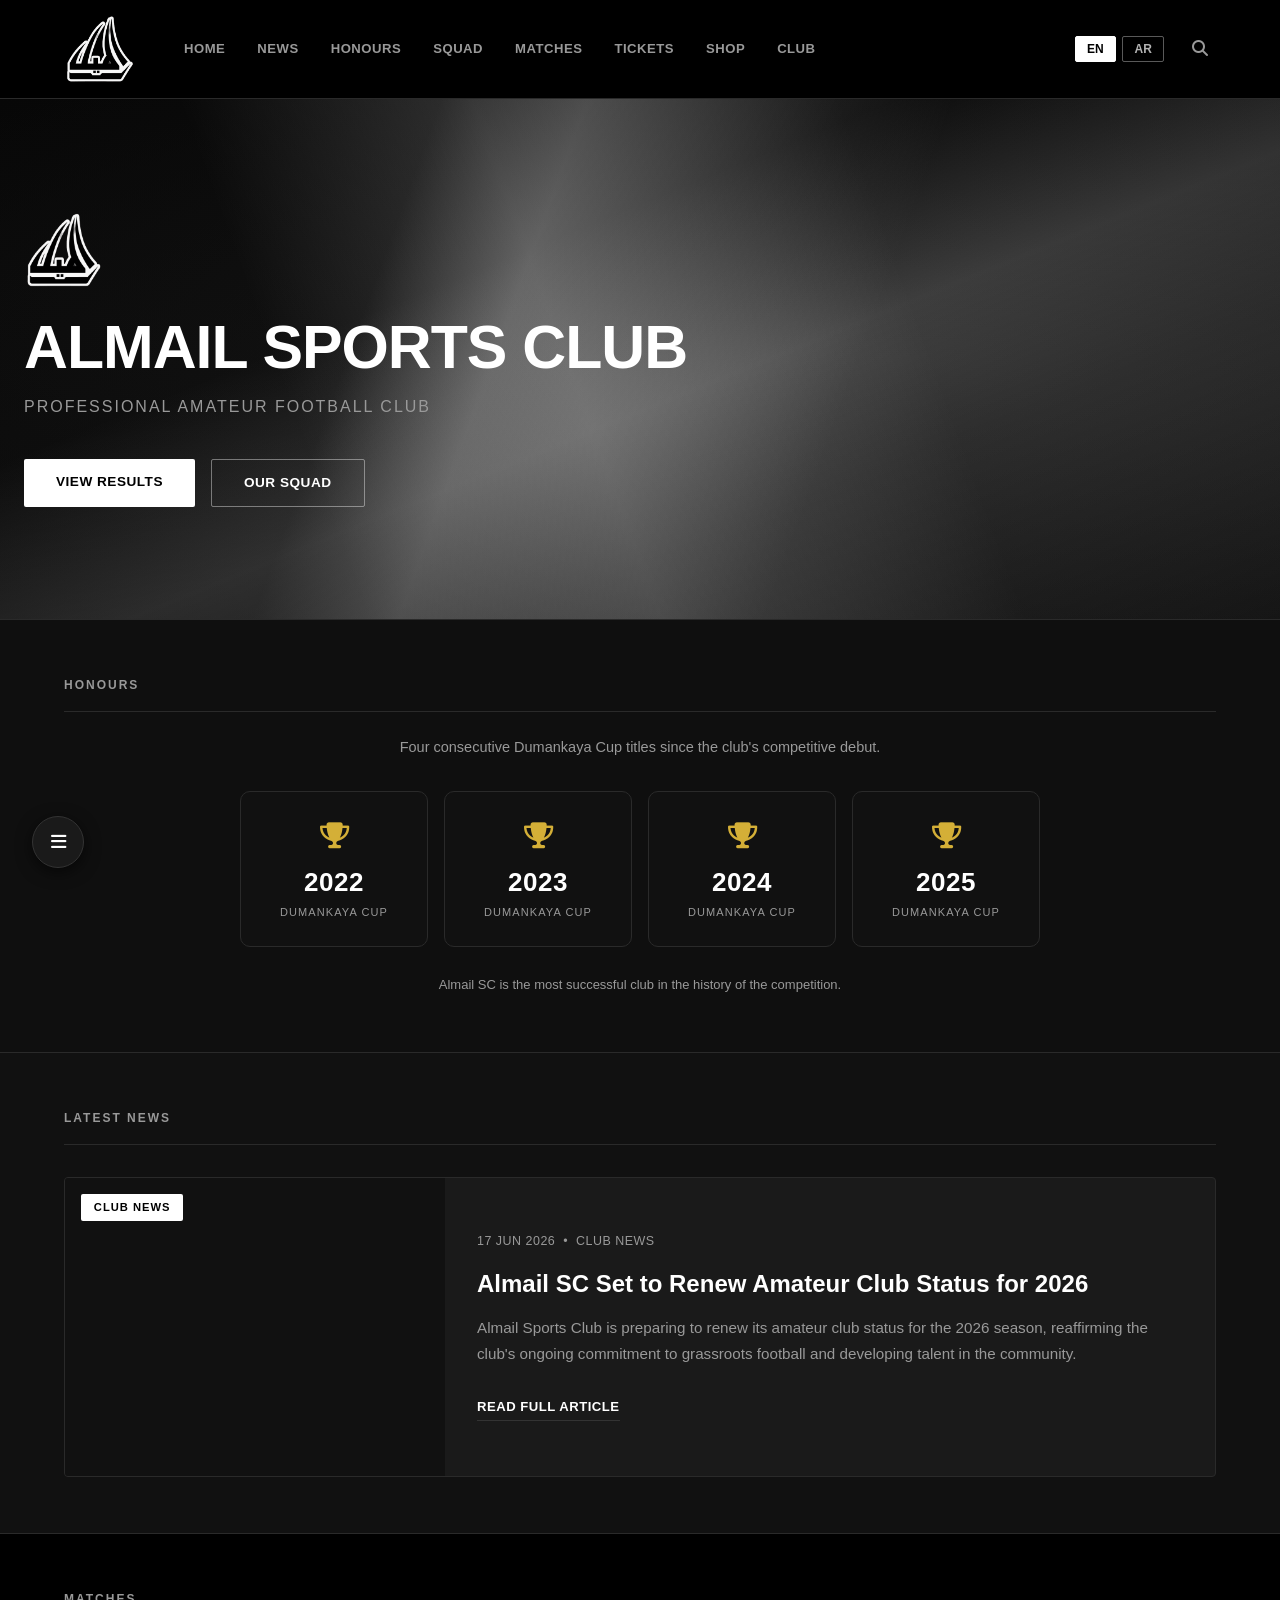
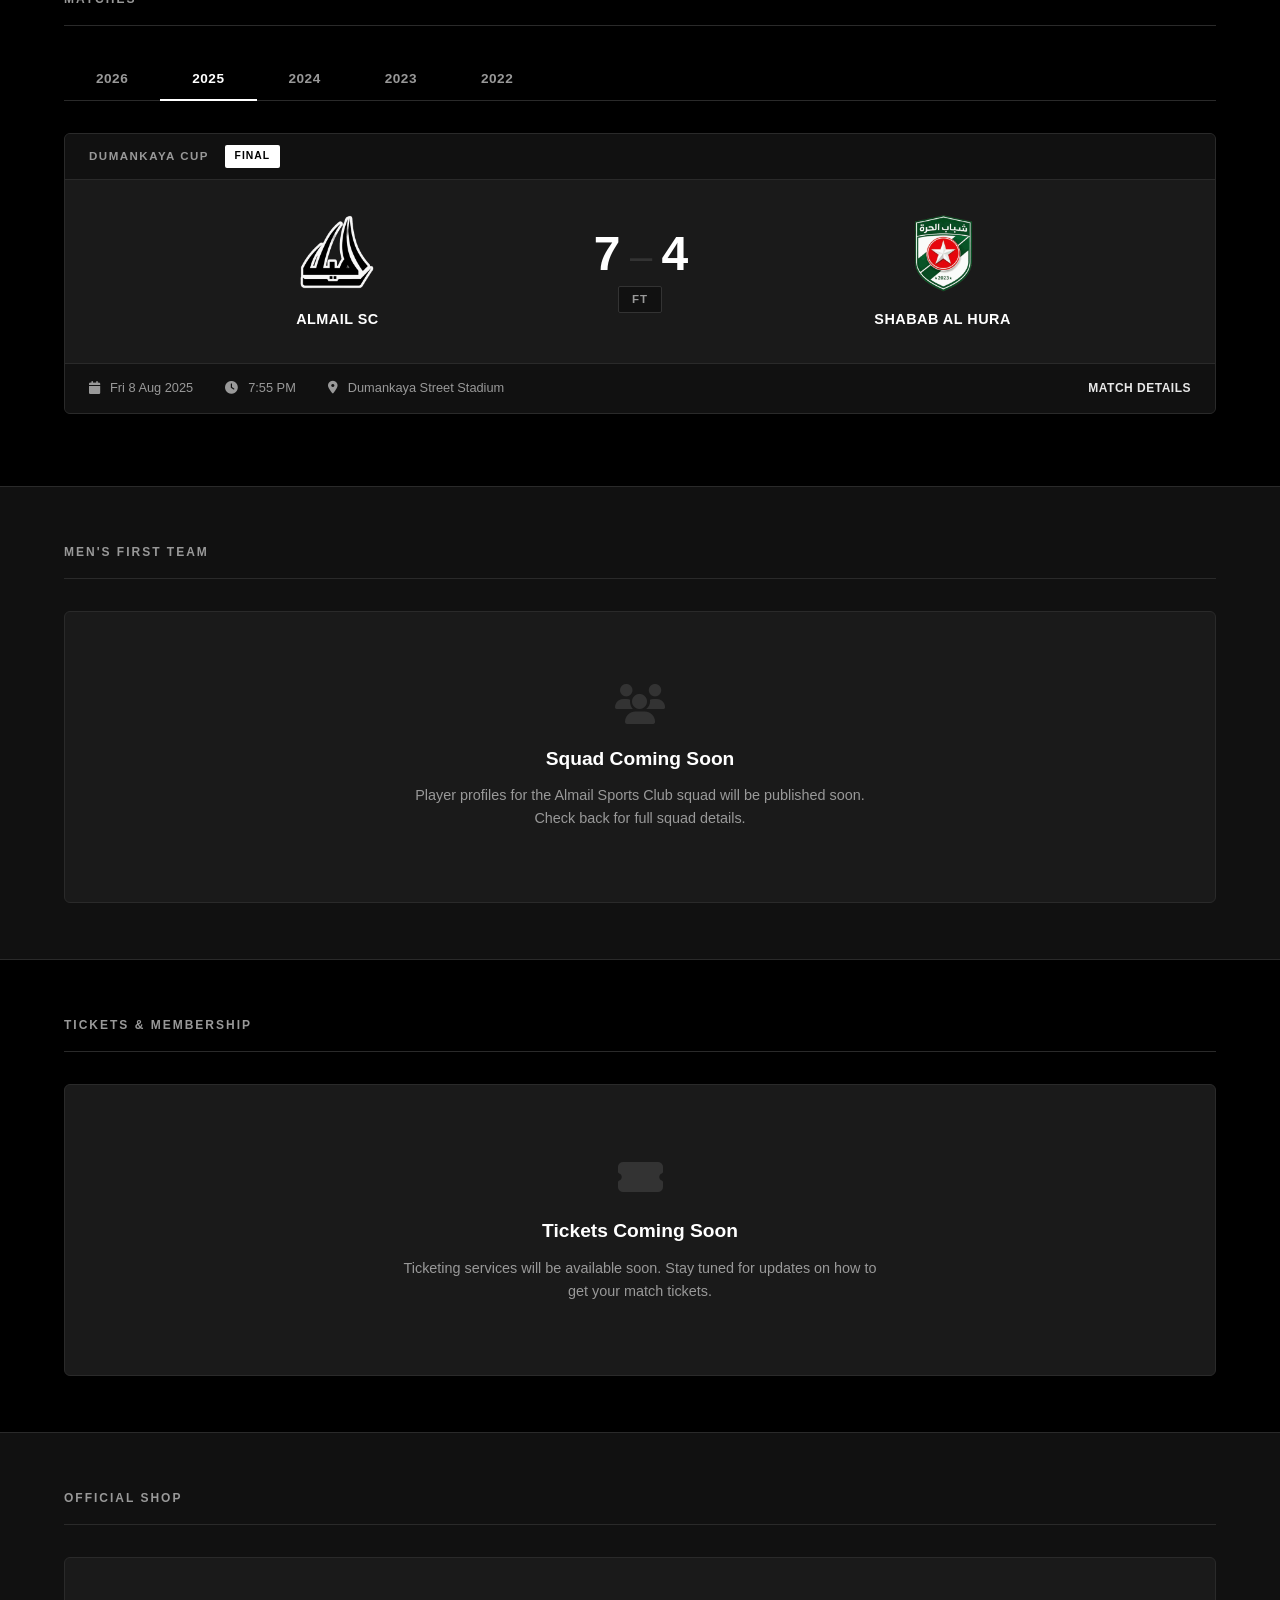
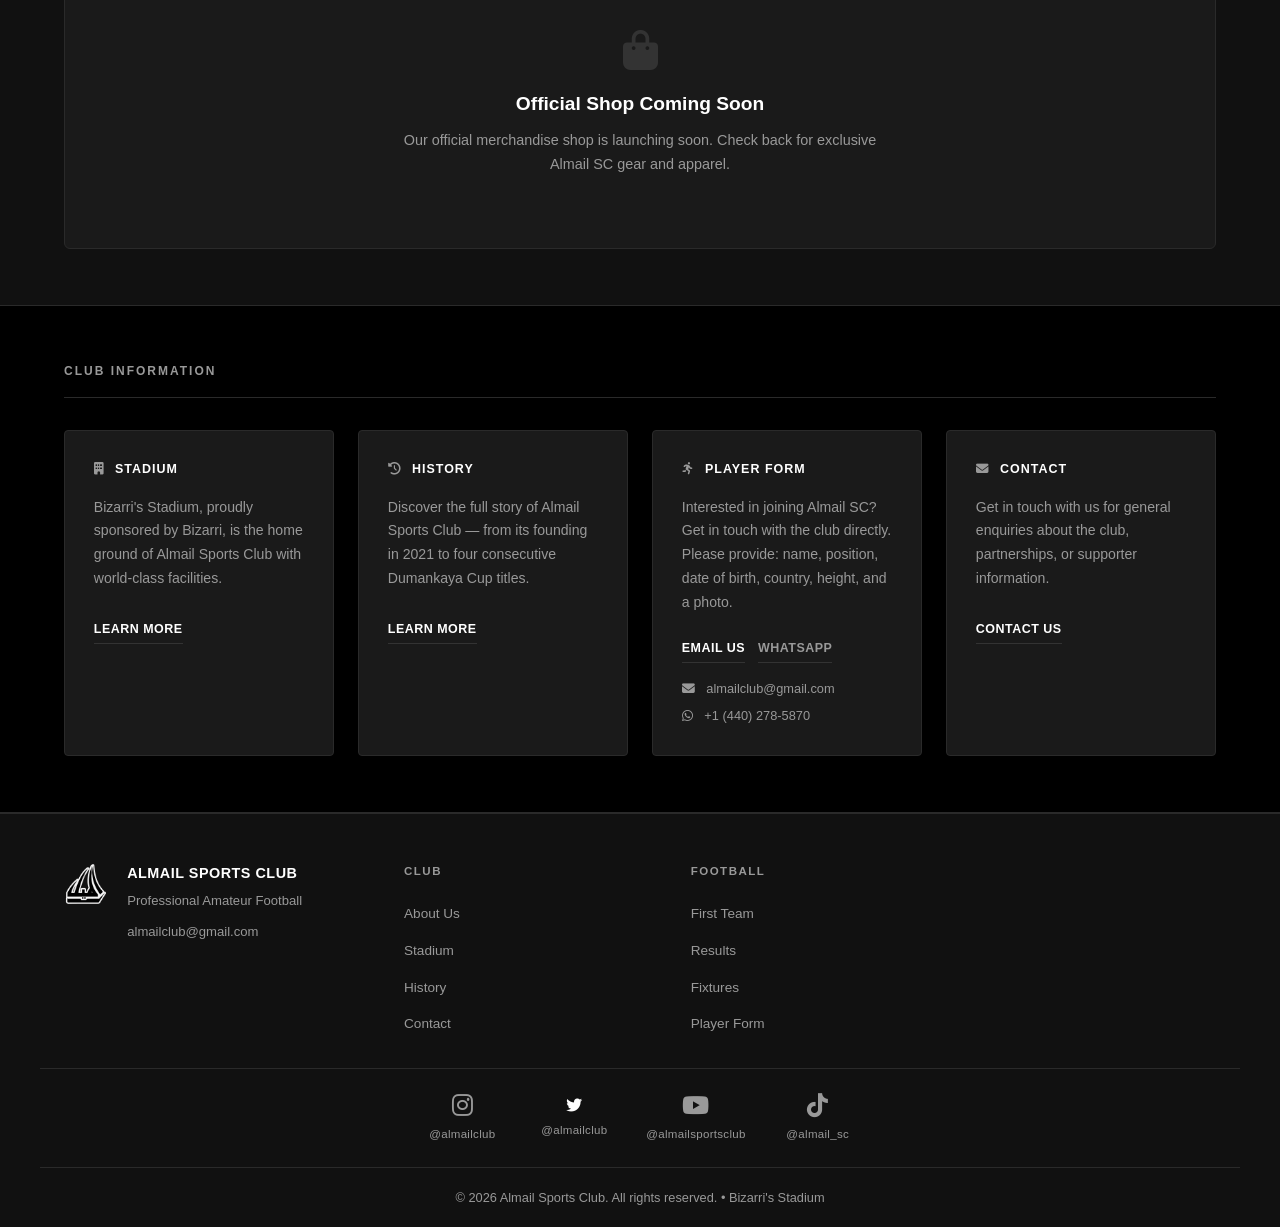
<file: index.html>
<!DOCTYPE html>
<html lang="en">
<head>
    <meta charset="UTF-8">
    <meta name="viewport" content="width=device-width, initial-scale=1.0">
    <title data-i18n="title-home">Almail Sports Club – Official Website</title>
    <link rel="icon" type="image/x-icon" href="favicon.ico">
    <link rel="icon" type="image/png" sizes="192x192" href="favicon-192.png">
    <link rel="icon" type="image/png" sizes="32x32" href="favicon-32.png">
    <link rel="icon" type="image/png" sizes="16x16" href="favicon-16.png">
    <link rel="apple-touch-icon" href="favicon-192.png">
    <link rel="stylesheet" href="styles.css">

    <!-- ── SEO ─────────────────────────────────────────────── -->
    <meta name="description" content="Official website of Almail Sports Club — four-time Dumankaya Cup champions (2022, 2023, 2024, 2025). Match results, squad, club history and contact information.">
    <link rel="canonical" href="https://almailsc.com/">
    <meta name="theme-color" content="#000000">
    <meta name="robots" content="index, follow">

    <!-- ── OPEN GRAPH / SOCIAL SHARING ─────────────────────── -->
    <meta property="og:type" content="website">
    <meta property="og:site_name" content="Almail Sports Club">
    <meta property="og:title" content="Almail Sports Club — Official Website">
    <meta property="og:description" content="Four-time Dumankaya Cup champions (2022, 2023, 2024, 2025). Match results, squad, club history and contact information.">
    <meta property="og:url" content="https://almailsc.com/">
    <meta property="og:image" content="https://almailsc.com/og-card.png">
    <meta property="og:image:width" content="1200">
    <meta property="og:image:height" content="630">
    <meta property="og:image:alt" content="Almail Sports Club crest">
    <meta property="og:locale" content="en_US">
    <meta property="og:locale:alternate" content="ar_AR">
    <meta name="twitter:card" content="summary_large_image">
    <meta name="twitter:title" content="Almail Sports Club — Official Website">
    <meta name="twitter:description" content="Four-time Dumankaya Cup champions (2022, 2023, 2024, 2025). Match results, squad, club history and contact information.">
    <meta name="twitter:image" content="https://almailsc.com/og-card.png">

    <!-- ── FONT AWESOME (non-blocking) ─────────────────────── -->
    <link rel="preconnect" href="https://cdnjs.cloudflare.com" crossorigin>
    <link rel="stylesheet" href="https://cdnjs.cloudflare.com/ajax/libs/font-awesome/6.4.0/css/all.min.css" media="print" onload="this.media='all'; this.onload=null;">
    <noscript><link rel="stylesheet" href="https://cdnjs.cloudflare.com/ajax/libs/font-awesome/6.4.0/css/all.min.css"></noscript>

    <!-- ── STRUCTURED DATA ─────────────────────────────────── -->
    <script type="application/ld+json">
    {
      "@context": "https://schema.org",
      "@type": "SportsTeam",
      "name": "Almail Sports Club",
      "alternateName": ["Almail SC", "ASC"],
      "url": "https://almailsc.com/",
      "logo": "https://almailsc.com/AlmailScLogo-256.png",
      "image": "https://almailsc.com/og-card.png",
      "description": "Almail Sports Club is an amateur football club founded in 2021 and a four-time Dumankaya Cup champion.",
      "sport": "Association Football",
      "foundingDate": "2021",
      "email": "almailclub@gmail.com",
      "telephone": "+1-440-278-5870",
      "award": [
        "Dumankaya Cup 2022",
        "Dumankaya Cup 2023",
        "Dumankaya Cup 2024",
        "Dumankaya Cup 2025"
      ]
    }
    </script>
</head>
<body>

    <!-- ── MAIN HEADER ───────────────────────────────────── -->
    <header class="main-header">
        <div class="header-inner">
            <a href="index.html" class="club-logo">
                <div class="club-crest">
                    <img src="AlmailScLogo-256.png" width="256" height="256" alt="Almail SC" class="crest-img" onerror="this.style.display='none'; this.nextElementSibling.style.display='flex';">
                    <span class="crest-text crest-fallback">ASC</span>
                </div>
            </a>
            <nav class="main-nav" id="mainNav">
                <a href="index.html" class="nav-link" data-i18n="nav-home">HOME</a>
                <a href="#latest" class="nav-link" data-i18n="nav-news">NEWS</a>
                <a href="#honours" class="nav-link" data-i18n="nav-honours">HONOURS</a>
                <a href="#teams" class="nav-link" data-i18n="nav-squad">SQUAD</a>
                <a href="#matches" class="nav-link" data-i18n="nav-matches">MATCHES</a>
                <a href="#tickets" class="nav-link" data-i18n="nav-tickets">TICKETS</a>
                <a href="#shop" class="nav-link" data-i18n="nav-shop">SHOP</a>
                <a href="#support" class="nav-link" data-i18n="nav-club">CLUB</a>
            </nav>
            <div class="header-right">
                <div class="language-switcher" role="group" aria-label="Language" data-i18n-aria-label="aria-language">
                    <button class="lang-btn active" data-lang="en" lang="en" aria-pressed="true" onclick="setLanguage('en')">EN</button>
                    <button class="lang-btn" data-lang="ar" lang="ar" aria-pressed="false" onclick="setLanguage('ar')">AR</button>
                </div>
                <button class="search-btn" id="searchBtn" aria-label="Search the site" data-i18n-aria-label="aria-search" aria-expanded="false" aria-controls="searchPanel"><i class="fas fa-search"></i></button>
                <button class="menu-btn" id="menuBtn" aria-label="Open menu" data-i18n-aria-label="aria-menu" aria-expanded="false"><i class="fas fa-bars"></i></button>
            </div>
        </div>
    </header>

    <!-- ── SEARCH PANEL ──────────────────────────────────── -->
    <div class="search-panel" id="searchPanel" role="dialog" aria-modal="true" aria-label="Search" hidden>
        <div class="search-panel-inner">
            <div class="search-input-wrap">
                <i class="fas fa-search search-input-icon" aria-hidden="true"></i>
                <input type="search" id="searchInput" class="search-input" autocomplete="off"
                       placeholder="Search matches, players, pages…" data-i18n-placeholder="search-placeholder" aria-label="Search matches, players and pages" data-i18n-aria-label="search-placeholder"
                       aria-controls="searchResults" aria-describedby="searchHint">
                <button class="search-close" id="searchClose" aria-label="Close search" data-i18n-aria-label="aria-search-close">&times;</button>
            </div>
            <p id="searchHint" class="search-hint" data-i18n="search-hint">Try &ldquo;Dumankaya&rdquo;, &ldquo;Palestine Guards&rdquo;, a player name, or a year.</p>
            <ul class="search-results" id="searchResults" role="listbox" aria-label="Search results"></ul>
        </div>
    </div>

    <!-- ── HERO SECTION ──────────────────────────────────── -->
    <section class="hero">
        <div class="hero-bg"></div>
        <div class="hero-overlay"></div>
        <div class="hero-content">
            <div class="hero-logo-wrap">
                <img src="AlmailScLogo-256.png" width="256" height="256" alt="Almail SC" class="hero-logo-img" onerror="this.style.display='none';">
            </div>
            <h1 class="hero-title" data-i18n="hero-title">ALMAIL SPORTS CLUB</h1>
            <p class="hero-subtitle" data-i18n="hero-subtitle">Professional Amateur Football Club</p>
            <div class="hero-buttons">
                <a href="#matches" class="hero-btn btn-white" data-i18n="hero-btn-results">VIEW RESULTS</a>
                <a href="#teams" class="hero-btn btn-ghost" data-i18n="hero-btn-squad">OUR SQUAD</a>
            </div>
        </div>
    </section>

    <!-- ── HONOURS ───────────────────────────────────────── -->
    <section id="honours" class="honours-section">
        <div class="section-container">
            <h2 class="section-title" data-i18n="honours-title">HONOURS</h2>
            <p class="honours-lead" data-i18n="honours-lead">Four consecutive Dumankaya Cup titles since the club's competitive debut.</p>
            <div class="honours-grid">
                <div class="honour-card">
                    <div class="honour-icon"><i class="fas fa-trophy" aria-hidden="true"></i></div>
                    <span class="honour-year">2022</span>
                    <span class="honour-comp" data-i18n="honour-dumankaya">Dumankaya Cup</span>
                </div>
                <div class="honour-card">
                    <div class="honour-icon"><i class="fas fa-trophy" aria-hidden="true"></i></div>
                    <span class="honour-year">2023</span>
                    <span class="honour-comp" data-i18n="honour-dumankaya">Dumankaya Cup</span>
                </div>
                <div class="honour-card">
                    <div class="honour-icon"><i class="fas fa-trophy" aria-hidden="true"></i></div>
                    <span class="honour-year">2024</span>
                    <span class="honour-comp" data-i18n="honour-dumankaya">Dumankaya Cup</span>
                </div>
                <div class="honour-card">
                    <div class="honour-icon"><i class="fas fa-trophy" aria-hidden="true"></i></div>
                    <span class="honour-year">2025</span>
                    <span class="honour-comp" data-i18n="honour-dumankaya">Dumankaya Cup</span>
                </div>
            </div>
            <p class="honours-note" data-i18n="honours-note">Almail SC is the most successful club in the history of the competition.</p>
        </div>
    </section>

    <!-- ── LATEST NEWS ────────────────────────────────────– -->
    <section id="latest" class="news-section">
        <div class="section-container">
            <h2 class="section-title" data-i18n="news-title">LATEST NEWS</h2>
            <div class="news-grid">
                <article class="news-card featured">
                    <div class="news-img news-img-1">
                        <div class="news-category-badge" data-i18n="news-category">CLUB NEWS</div>
                    </div>
                    <div class="news-body">
                        <span class="news-meta"><span data-i18n="news-date">17 JUN 2026</span> &nbsp;&bull;&nbsp; <span data-i18n="news-category">Club News</span></span>
                        <h3 data-i18n="news-article-title">Almail SC Set to Renew Amateur Club Status for 2026</h3>
                        <p data-i18n="news-article-desc">Almail Sports Club is preparing to renew its amateur club status for the 2026 season, reaffirming the club's ongoing commitment to grassroots football and developing talent in the community.</p>
                        <a href="news-amateur-status.html" class="news-link" data-i18n="news-read-more">READ FULL ARTICLE</a>
                    </div>
                </article>
            </div>
        </div>
    </section>

    <!-- ── MATCHES SECTION ───────────────────────────────── -->
    <section id="matches" class="matches-section">
        <div class="section-container">
            <h2 class="section-title" data-i18n="matches-title">MATCHES</h2>

            <!-- Season Selector -->
            <div class="season-tabs" role="tablist" aria-label="Season">
                <button class="season-tab" data-season="2026" data-i18n="season-2026" role="tab" aria-selected="false" aria-controls="season-2026">2026</button>
                <button class="season-tab active" data-season="2025" data-i18n="season-2025" role="tab" aria-selected="true" aria-controls="season-2025">2025</button>
                <button class="season-tab" data-season="2024" data-i18n="season-2024" role="tab" aria-selected="false" aria-controls="season-2024">2024</button>
                <button class="season-tab" data-season="2023" data-i18n="season-2023" role="tab" aria-selected="false" aria-controls="season-2023">2023</button>
                <button class="season-tab" data-season="2022" data-i18n="season-2022" role="tab" aria-selected="false" aria-controls="season-2022">2022</button>
            </div>

            <!-- 2026 Season -->
            <div class="season-panel" id="season-2026" role="tabpanel" aria-label="season-2026 season">
                <div class="coming-soon-matches">
                    <i class="fas fa-calendar-alt"></i>
                    <h3><span data-i18n="season-records">Match records for the</span> 2026 <span data-i18n="season-coming">season are coming soon.</span></h3>
                </div>
            </div>

            <!-- 2025 Season -->
            <div class="season-panel active" id="season-2025" role="tabpanel" aria-label="season-2025 season">
                <div class="match-app-card" onclick="openMatchDetail('dumankaya')">
                    <div class="match-app-header">
                        <span class="match-competition-badge" data-i18n="competition-dumankaya">DUMANKAYA CUP</span>
                        <span class="match-type-badge" data-i18n="match-final">FINAL</span>
                    </div>
                    <div class="match-app-body">
                        <div class="match-app-team home-team">
                            <div class="match-team-crest">
                                <img src="AlmailScLogo-256.png" width="256" height="256" loading="lazy" decoding="async" alt="ASC" onerror="this.style.display='none'; this.nextElementSibling.style.display='flex';">
                                <span class="crest-placeholder">A</span>
                            </div>
                            <span class="match-team-name" data-i18n="team-almail">ALMAIL SC</span>
                        </div>
                        <div class="match-app-score-block">
                            <div class="match-app-score">7 <span class="score-sep">–</span> 4</div>
                            <div class="match-app-status ft" data-i18n="ft">FT</div>
                        </div>
                        <div class="match-app-team away-team">
                            <div class="match-team-crest alt-crest">
                                <img src="AlShababLogo-256.png" width="256" height="256" loading="lazy" decoding="async" alt="Shabab Al Hura" onload="this.nextElementSibling.style.display='none';" onerror="this.style.display='none'; this.nextElementSibling.style.display='flex';">
                                <span class="crest-placeholder">S</span>
                            </div>
                            <span class="match-team-name" data-i18n="team-shabab">SHABAB AL HURA</span>
                        </div>
                    </div>
                    <div class="match-app-footer">
                        <span><i class="fas fa-calendar"></i> Fri 8 Aug 2025</span>
                        <span><i class="fas fa-clock"></i> <bdi>7:55 PM</bdi></span>
                        <span><i class="fas fa-map-marker-alt"></i> Dumankaya Street Stadium</span>
                        <span class="match-details-link" data-i18n="match-details">MATCH DETAILS <i class="fas fa-chevron-right"></i></span>
                    </div>
                </div>
            </div>

            <!-- 2024 Season -->
            <div class="season-panel" id="season-2024" role="tabpanel" aria-label="season-2024 season">
                <div class="match-app-card" onclick="openMatchDetail('dumankaya-2024')">
                    <div class="match-app-header">
                        <span class="match-competition-badge" data-i18n="competition-dumankaya">DUMANKAYA CUP</span>
                        <span class="match-type-badge" data-i18n="match-final">FINAL</span>
                    </div>
                    <div class="match-app-body">
                        <div class="match-app-team home-team">
                            <div class="match-team-crest">
                                <img src="AlmailScLogo-256.png" width="256" height="256" loading="lazy" decoding="async" alt="ASC" onerror="this.style.display='none'; this.nextElementSibling.style.display='flex';">
                                <span class="crest-placeholder">A</span>
                            </div>
                            <span class="match-team-name" data-i18n="team-almail">ALMAIL SC</span>
                        </div>
                        <div class="match-app-score-block">
                            <div class="match-app-score">6 <span class="score-sep">–</span> 4</div>
                            <div class="match-app-status ft" data-i18n="ft">FT</div>
                        </div>
                        <div class="match-app-team away-team">
                            <div class="match-team-crest alt-crest">
                                <img src="Guards-256.png" width="256" height="193" loading="lazy" decoding="async" alt="Palestine Guards" onload="this.nextElementSibling.style.display='none';" onerror="this.style.display='none'; this.nextElementSibling.style.display='flex';">
                                <span class="crest-placeholder">PG</span>
                            </div>
                            <span class="match-team-name">PALESTINE GUARDS</span>
                        </div>
                    </div>
                    <div class="match-app-footer">
                        <span><i class="fas fa-calendar"></i> Thu 25 Jul 2024</span>
                        <span><i class="fas fa-clock"></i> <bdi>7:00 PM</bdi></span>
                        <span><i class="fas fa-map-marker-alt"></i> Dumankaya Street Stadium</span>
                        <span class="match-details-link" data-i18n="match-details">MATCH DETAILS <i class="fas fa-chevron-right"></i></span>
                    </div>
                </div>
            </div>

            <!-- 2023 Season -->
            <div class="season-panel" id="season-2023" role="tabpanel" aria-label="season-2023 season">
                <!-- Competition Sub-tabs -->
                <div class="comp-subtabs">
                    <button class="comp-subtab active" onclick="show2023Section('dumankaya')">DUMANKAYA CUP</button>
                    <button class="comp-subtab" onclick="show2023Section('friendlies')">FRIENDLIES</button>
                </div>

                <!-- Dumankaya Cup Sub-section -->
                <div id="s2023-dumankaya" class="comp-subsection">
                    <!-- View toggle -->
                    <div class="view-toggle-bar">
                        <button class="view-toggle-btn active" onclick="show2023View('matches')"><i class="fas fa-futbol"></i> VIEW MATCHES</button>
                        <button class="view-toggle-btn" onclick="show2023View('standings')"><i class="fas fa-list-ol"></i> VIEW STANDINGS</button>
                    </div>

                    <!-- Matches View -->
                    <div id="s2023-matches">
                        <!-- Round 1 -->
                        <div class="match-app-card" onclick="openMatchDetail('dumankaya-2023-r1')">
                            <div class="match-app-header">
                                <span class="match-competition-badge">DUMANKAYA CUP</span>
                                <span class="match-type-badge">GROUP STAGE — ROUND 1</span>
                            </div>
                            <div class="match-app-body">
                                <div class="match-app-team home-team">
                                    <div class="match-team-crest" style="background:rgba(255,255,255,0.1);border-radius:4px;">
                                        <span class="crest-placeholder">RU</span>
                                    </div>
                                    <span class="match-team-name">RIYADH UNITED</span>
                                </div>
                                <div class="match-app-score-block">
                                    <div class="match-app-score">5 <span class="score-sep">–</span> 0</div>
                                    <div class="match-app-status ft">FT</div>
                                </div>
                                <div class="match-app-team away-team">
                                    <div class="match-team-crest alt-crest">
                                        <img src="Guards-256.png" width="256" height="193" loading="lazy" decoding="async" alt="Palestine Guards" onload="this.nextElementSibling.style.display='none';" onerror="this.style.display='none';this.nextElementSibling.style.display='flex';">
                                        <span class="crest-placeholder">PG</span>
                                    </div>
                                    <span class="match-team-name">PALESTINE GUARDS</span>
                                </div>
                            </div>
                            <div class="match-app-footer">
                                <span><i class="fas fa-calendar"></i> Sun 13 Jul 2023</span>
                                <span><i class="fas fa-clock"></i> <bdi>7:40 PM</bdi></span>
                                <span><i class="fas fa-map-marker-alt"></i> Dumankaya Street Stadium</span>
                                <span class="match-details-link">MATCH DETAILS <i class="fas fa-chevron-right"></i></span>
                            </div>
                        </div>

                        <!-- Round 2 -->
                        <div class="match-app-card" onclick="openMatchDetail('dumankaya-2023-r2')">
                            <div class="match-app-header">
                                <span class="match-competition-badge">DUMANKAYA CUP</span>
                                <span class="match-type-badge">GROUP STAGE — ROUND 2</span>
                            </div>
                            <div class="match-app-body">
                                <div class="match-app-team home-team">
                                    <div class="match-team-crest alt-crest">
                                        <img src="AlmailScLogo-256.png" width="256" height="256" loading="lazy" decoding="async" alt="ASC" onload="this.nextElementSibling.style.display='none';" onerror="this.style.display='none';this.nextElementSibling.style.display='flex';">
                                        <span class="crest-placeholder">A</span>
                                    </div>
                                    <span class="match-team-name">ALMAIL SC</span>
                                </div>
                                <div class="match-app-score-block">
                                    <div class="match-app-score">8 <span class="score-sep">–</span> 1</div>
                                    <div class="match-app-status ft">FT</div>
                                </div>
                                <div class="match-app-team away-team">
                                    <div class="match-team-crest alt-crest">
                                        <img src="Guards-256.png" width="256" height="193" loading="lazy" decoding="async" alt="Palestine Guards" onload="this.nextElementSibling.style.display='none';" onerror="this.style.display='none';this.nextElementSibling.style.display='flex';">
                                        <span class="crest-placeholder">PG</span>
                                    </div>
                                    <span class="match-team-name">PALESTINE GUARDS</span>
                                </div>
                            </div>
                            <div class="match-app-footer">
                                <span><i class="fas fa-calendar"></i> Sun 16 Jul 2023</span>
                                <span><i class="fas fa-clock"></i> <bdi>6:30 PM</bdi></span>
                                <span><i class="fas fa-map-marker-alt"></i> Dumankaya Street Stadium</span>
                                <span class="match-details-link">MATCH DETAILS <i class="fas fa-chevron-right"></i></span>
                            </div>
                        </div>

                        <!-- Round 3 -->
                        <div class="match-app-card" onclick="openMatchDetail('dumankaya-2023-r3')">
                            <div class="match-app-header">
                                <span class="match-competition-badge">DUMANKAYA CUP</span>
                                <span class="match-type-badge">GROUP STAGE — ROUND 3</span>
                            </div>
                            <div class="match-app-body">
                                <div class="match-app-team home-team">
                                    <div class="match-team-crest alt-crest">
                                        <img src="AlmailScLogo-256.png" width="256" height="256" loading="lazy" decoding="async" alt="ASC" onload="this.nextElementSibling.style.display='none';" onerror="this.style.display='none';this.nextElementSibling.style.display='flex';">
                                        <span class="crest-placeholder">A</span>
                                    </div>
                                    <span class="match-team-name">ALMAIL SC</span>
                                </div>
                                <div class="match-app-score-block">
                                    <div class="match-app-score">5 <span class="score-sep">–</span> 2</div>
                                    <div class="match-app-status ft">FT</div>
                                </div>
                                <div class="match-app-team away-team">
                                    <div class="match-team-crest" style="background:rgba(255,255,255,0.1);border-radius:4px;">
                                        <span class="crest-placeholder">RU</span>
                                    </div>
                                    <span class="match-team-name">RIYADH UNITED</span>
                                </div>
                            </div>
                            <div class="match-app-footer">
                                <span><i class="fas fa-calendar"></i> Tue 18 Jul 2023</span>
                                <span><i class="fas fa-clock"></i> <bdi>7:40 PM</bdi></span>
                                <span><i class="fas fa-map-marker-alt"></i> Dumankaya Street Stadium</span>
                                <span class="match-details-link">MATCH DETAILS <i class="fas fa-chevron-right"></i></span>
                            </div>
                        </div>
                    </div>

                    <!-- Standings View -->
                    <div id="s2023-standings" style="display:none; margin-top:1rem; padding:1.5rem; background:rgba(255,255,255,0.05); border-radius:8px;">
                        <h4 style="margin-bottom:1.2rem; color:var(--white); font-size:1rem; letter-spacing:0.05em;">GROUP STANDINGS</h4>
                        <div style="overflow-x:auto;">
                            <table style="width:100%; color:var(--white); font-size:0.85rem; border-collapse:collapse;">
                                <thead>
                                    <tr style="border-bottom:1px solid rgba(255,255,255,0.2);">
                                        <th style="text-align:left;padding:0.5rem 0.3rem;">Pos</th>
                                        <th style="text-align:left;padding:0.5rem 0.3rem;" colspan="2">Team</th>
                                        <th style="text-align:center;padding:0.5rem 0.3rem;">P</th>
                                        <th style="text-align:center;padding:0.5rem 0.3rem;">W</th>
                                        <th style="text-align:center;padding:0.5rem 0.3rem;">D</th>
                                        <th style="text-align:center;padding:0.5rem 0.3rem;">L</th>
                                        <th style="text-align:center;padding:0.5rem 0.3rem;">GF</th>
                                        <th style="text-align:center;padding:0.5rem 0.3rem;">GA</th>
                                        <th style="text-align:center;padding:0.5rem 0.3rem;">GD</th>
                                        <th style="text-align:center;padding:0.5rem 0.3rem;">Pts</th>
                                    </tr>
                                </thead>
                                <tbody>
                                    <tr style="border-bottom:1px solid rgba(255,255,255,0.1);background:rgba(0,255,0,0.07);">
                                        <td style="padding:0.6rem 0.3rem;font-weight:700;">1</td>
                                        <td style="padding:0.6rem 0.2rem;"><img src="AlmailScLogo-256.png" width="256" height="256" loading="lazy" decoding="async" style="width:28px;height:28px;object-fit:contain;vertical-align:middle;" alt="ASC"></td>
                                        <td style="padding:0.6rem 0.3rem;"><strong>Almail SC</strong><br><span style="font-size:0.7rem;color:gold;letter-spacing:0.05em;">CHAMPIONS</span></td>
                                        <td style="text-align:center;padding:0.6rem 0.3rem;">2</td>
                                        <td style="text-align:center;padding:0.6rem 0.3rem;">2</td>
                                        <td style="text-align:center;padding:0.6rem 0.3rem;">0</td>
                                        <td style="text-align:center;padding:0.6rem 0.3rem;">0</td>
                                        <td style="text-align:center;padding:0.6rem 0.3rem;">13</td>
                                        <td style="text-align:center;padding:0.6rem 0.3rem;">3</td>
                                        <td style="text-align:center;padding:0.6rem 0.3rem;">+10</td>
                                        <td style="text-align:center;padding:0.6rem 0.3rem;font-weight:700;">6</td>
                                    </tr>
                                    <tr style="border-bottom:1px solid rgba(255,255,255,0.1);">
                                        <td style="padding:0.6rem 0.3rem;">2</td>
                                        <td style="padding:0.6rem 0.2rem;"><div style="width:28px;height:28px;background:rgba(255,255,255,0.15);border-radius:50%;display:flex;align-items:center;justify-content:center;font-size:0.65rem;font-weight:700;">RU</div></td>
                                        <td style="padding:0.6rem 0.3rem;">Riyadh United</td>
                                        <td style="text-align:center;padding:0.6rem 0.3rem;">2</td>
                                        <td style="text-align:center;padding:0.6rem 0.3rem;">1</td>
                                        <td style="text-align:center;padding:0.6rem 0.3rem;">0</td>
                                        <td style="text-align:center;padding:0.6rem 0.3rem;">1</td>
                                        <td style="text-align:center;padding:0.6rem 0.3rem;">7</td>
                                        <td style="text-align:center;padding:0.6rem 0.3rem;">5</td>
                                        <td style="text-align:center;padding:0.6rem 0.3rem;">+2</td>
                                        <td style="text-align:center;padding:0.6rem 0.3rem;font-weight:700;">3</td>
                                    </tr>
                                    <tr style="border-bottom:1px solid rgba(255,255,255,0.1);">
                                        <td style="padding:0.6rem 0.3rem;">3</td>
                                        <td style="padding:0.6rem 0.2rem;"><img src="Guards-256.png" width="256" height="193" loading="lazy" decoding="async" style="width:28px;height:28px;object-fit:contain;vertical-align:middle;" alt="PG"></td>
                                        <td style="padding:0.6rem 0.3rem;">Palestine Guards</td>
                                        <td style="text-align:center;padding:0.6rem 0.3rem;">2</td>
                                        <td style="text-align:center;padding:0.6rem 0.3rem;">0</td>
                                        <td style="text-align:center;padding:0.6rem 0.3rem;">0</td>
                                        <td style="text-align:center;padding:0.6rem 0.3rem;">2</td>
                                        <td style="text-align:center;padding:0.6rem 0.3rem;">1</td>
                                        <td style="text-align:center;padding:0.6rem 0.3rem;">13</td>
                                        <td style="text-align:center;padding:0.6rem 0.3rem;">-12</td>
                                        <td style="text-align:center;padding:0.6rem 0.3rem;font-weight:700;">0</td>
                                    </tr>
                                </tbody>
                            </table>
                        </div>
                    </div>
                </div>

                <!-- Friendlies Sub-section -->
                <div id="s2023-friendlies" class="comp-subsection" style="display:none;">
                    <div class="match-app-card" onclick="openMatchDetail('friendly-2023')">
                        <div class="match-app-header">
                            <span class="match-competition-badge">FRIENDLY</span>
                            <span class="match-type-badge">MATCH</span>
                        </div>
                        <div class="match-app-body">
                            <div class="match-app-team home-team">
                                <div class="match-team-crest alt-crest">
                                    <img src="AlmailScLogo-256.png" width="256" height="256" loading="lazy" decoding="async" alt="ASC" onload="this.nextElementSibling.style.display='none';" onerror="this.style.display='none';this.nextElementSibling.style.display='flex';">
                                    <span class="crest-placeholder">A</span>
                                </div>
                                <span class="match-team-name">ALMAIL SC</span>
                            </div>
                            <div class="match-app-score-block">
                                <div class="match-app-score">7 <span class="score-sep">–</span> 6</div>
                                <div class="match-app-status ft">FT</div>
                            </div>
                            <div class="match-app-team away-team">
                                <div class="match-team-crest" style="background:rgba(255,255,255,0.1);border-radius:4px;">
                                    <span class="crest-placeholder">TB</span>
                                </div>
                                <span class="match-team-name">TURKISH BULDOGLER</span>
                            </div>
                        </div>
                        <div class="match-app-footer">
                            <span><i class="fas fa-calendar"></i> Wed 16 Aug 2023</span>
                            <span><i class="fas fa-clock"></i> <bdi>5:30 PM</bdi></span>
                            <span><i class="fas fa-map-marker-alt"></i> Dumankaya Street Stadium</span>
                            <span class="match-details-link">MATCH DETAILS <i class="fas fa-chevron-right"></i></span>
                        </div>
                    </div>
                </div>
            </div>

            <!-- 2022 Season -->
            <div class="season-panel" id="season-2022" role="tabpanel" aria-label="season-2022 season">
                <div class="coming-soon-matches">
                    <i class="fas fa-calendar-alt"></i>
                    <h3><span data-i18n="season-records">Match records for the</span> 2022 <span data-i18n="season-coming">season are coming soon.</span></h3>
                </div>
            </div>

        </div>
    </section>

    <!-- ── MATCH DETAIL MODAL ─────────────────────────────── -->
    <div class="match-detail-modal" id="matchModal">
        <div class="match-detail-content">
            <button class="close-modal" onclick="closeMatchDetail()" aria-label="Close match details">&times;</button>

            <!-- Match Header -->
            <div class="modal-match-header">
                <div class="modal-competition">DUMANKAYA CUP &mdash; FINAL</div>
                <div class="modal-teams-row">
                    <div class="modal-team">
                        <div class="modal-crest home">
                            <img src="AlmailScLogo-256.png" width="256" height="256" loading="lazy" decoding="async" alt="ASC" onerror="this.style.display='none'; this.nextElementSibling.style.display='flex';">
                            <span class="crest-placeholder">A</span>
                        </div>
                        <span class="modal-team-name">ALMAIL SC</span>
                    </div>
                    <div class="modal-score-block">
                        <div class="modal-score">7 &ndash; 4</div>
                        <div class="modal-status">FT</div>
                    </div>
                    <div class="modal-team">
                        <div class="modal-crest away">
                                <img src="AlShababLogo-256.png" width="256" height="256" loading="lazy" decoding="async" alt="Shabab Al Hura" onload="this.nextElementSibling.style.display='none';" onerror="this.style.display='none'; this.nextElementSibling.style.display='flex';">
                                <span class="crest-placeholder">S</span>
                            </div>
                        <span class="modal-team-name">SHABAB AL HURA</span>
                    </div>
                </div>
                <div class="modal-meta-row">
                    <span><i class="fas fa-calendar"></i> Fri 8 Aug 2025</span>
                    <span><i class="fas fa-clock"></i> <bdi>7:55 PM</bdi></span>
                    <span><i class="fas fa-map-marker-alt"></i> Dumankaya Street Stadium</span>
                </div>
            </div>

            <!-- Goals / Lineup coming soon notice -->
            <div class="modal-tabs">
                <button class="modal-tab active" data-tab="details" role="tab" aria-selected="true" aria-controls="tab-details">DETAILS</button>
                <button class="modal-tab" data-tab="goals" role="tab" aria-selected="false" aria-controls="tab-goals">GOALS</button>
                <button class="modal-tab" data-tab="lineup" role="tab" aria-selected="false" aria-controls="tab-lineup">LINE-UP</button>
            </div>

            <div class="modal-tab-panel active" id="tab-details">
                <div class="detail-row">
                    <span class="detail-label">Competition</span>
                    <span class="detail-value">Dumankaya Cup</span>
                </div>
                <div class="detail-row">
                    <span class="detail-label">Round</span>
                    <span class="detail-value">Final</span>
                </div>
                <div class="detail-row">
                    <span class="detail-label">Date</span>
                    <span class="detail-value">Friday, 8 August 2025</span>
                </div>
                <div class="detail-row">
                    <span class="detail-label">Kick-off</span>
                    <span class="detail-value"><bdi>7:55 PM</bdi></span>
                </div>
                <div class="detail-row">
                    <span class="detail-label">Venue</span>
                    <span class="detail-value">Dumankaya Street Stadium</span>
                </div>
                <div class="detail-row">
                    <span class="detail-label">Result</span>
                    <span class="detail-value winner">Almail SC WIN</span>
                </div>
            </div>

            <div class="modal-tab-panel" id="tab-goals">
                <div class="goals-timeline">
                    <div class="goals-header-row">
                        <span class="goals-team-lbl">ALMAIL SC</span>
                        <span></span>
                        <span class="goals-team-lbl align-right">SHABAB AL HURA</span>
                    </div>
                    <!-- 1' Giyath (Shabab) 0–1 -->
                    <div class="goal-row">
                        <div class="goal-home-col"></div>
                        <div class="goal-time-col">1'</div>
                        <div class="goal-away-col">
                            <i class="fas fa-futbol goal-ball"></i>
                            <span class="goal-score-pill">0 — 1</span>
                            <span class="goal-scorer">Giyath</span>
                        </div>
                    </div>
                    <!-- 2' Tayem (Almail) 1–1 -->
                    <div class="goal-row">
                        <div class="goal-home-col">
                            <span class="goal-scorer">Tayem</span>
                            <span class="goal-score-pill">1 — 1</span>
                            <i class="fas fa-futbol goal-ball"></i>
                        </div>
                        <div class="goal-time-col">2'</div>
                        <div class="goal-away-col"></div>
                    </div>
                    <!-- 3' Tayem (Almail) 2–1 -->
                    <div class="goal-row">
                        <div class="goal-home-col">
                            <span class="goal-scorer">Tayem</span>
                            <span class="goal-score-pill">2 — 1</span>
                            <i class="fas fa-futbol goal-ball"></i>
                        </div>
                        <div class="goal-time-col">3'</div>
                        <div class="goal-away-col"></div>
                    </div>
                    <!-- 12' Samo (Shabab) 2–2 -->
                    <div class="goal-row">
                        <div class="goal-home-col"></div>
                        <div class="goal-time-col">12'</div>
                        <div class="goal-away-col">
                            <i class="fas fa-futbol goal-ball"></i>
                            <span class="goal-score-pill">2 — 2</span>
                            <span class="goal-scorer">Samo</span>
                        </div>
                    </div>
                    <!-- 13' Jasem (Almail) 3–2 -->
                    <div class="goal-row">
                        <div class="goal-home-col">
                            <span class="goal-scorer">Jasem</span>
                            <span class="goal-score-pill">3 — 2</span>
                            <i class="fas fa-futbol goal-ball"></i>
                        </div>
                        <div class="goal-time-col">13'</div>
                        <div class="goal-away-col"></div>
                    </div>
                    <!-- 14' Tayem (Almail) 4–2 -->
                    <div class="goal-row">
                        <div class="goal-home-col">
                            <span class="goal-scorer">Tayem</span>
                            <span class="goal-score-pill">4 — 2</span>
                            <i class="fas fa-futbol goal-ball"></i>
                        </div>
                        <div class="goal-time-col">14'</div>
                        <div class="goal-away-col"></div>
                    </div>
                    <!-- 15' Samo (Shabab) 4–3 -->
                    <div class="goal-row">
                        <div class="goal-home-col"></div>
                        <div class="goal-time-col">15'</div>
                        <div class="goal-away-col">
                            <i class="fas fa-futbol goal-ball"></i>
                            <span class="goal-score-pill">4 — 3</span>
                            <span class="goal-scorer">Samo</span>
                        </div>
                    </div>
                    <!-- 15' Jasem (Almail) 5–3 -->
                    <div class="goal-row">
                        <div class="goal-home-col">
                            <span class="goal-scorer">Jasem</span>
                            <span class="goal-score-pill">5 — 3</span>
                            <i class="fas fa-futbol goal-ball"></i>
                        </div>
                        <div class="goal-time-col">15'</div>
                        <div class="goal-away-col"></div>
                    </div>
                    <!-- 16' Samo (Shabab) 5–4 -->
                    <div class="goal-row">
                        <div class="goal-home-col"></div>
                        <div class="goal-time-col">16'</div>
                        <div class="goal-away-col">
                            <i class="fas fa-futbol goal-ball"></i>
                            <span class="goal-score-pill">5 — 4</span>
                            <span class="goal-scorer">Samo</span>
                        </div>
                    </div>
                    <!-- 17' Jasem (Almail) 6–4 -->
                    <div class="goal-row">
                        <div class="goal-home-col">
                            <span class="goal-scorer">Jasem</span>
                            <span class="goal-score-pill">6 — 4</span>
                            <i class="fas fa-futbol goal-ball"></i>
                        </div>
                        <div class="goal-time-col">17'</div>
                        <div class="goal-away-col"></div>
                    </div>
                    <!-- 20'+1 Tayem (Almail) 7–4 -->
                    <div class="goal-row">
                        <div class="goal-home-col">
                            <span class="goal-scorer">Tayem</span>
                            <span class="goal-score-pill">7 — 4</span>
                            <i class="fas fa-futbol goal-ball"></i>
                        </div>
                        <div class="goal-time-col">20'+1</div>
                        <div class="goal-away-col"></div>
                    </div>
                </div>
            </div>

            <div class="modal-tab-panel" id="tab-lineup">
                <div id="lineup-list-view">
                    <ul class="lineup-list">
                        <li class="lineup-player">
                            <button class="lineup-player-btn" onclick="showPlayerProfile('tayem')">
                                <span class="lineup-player-name">Tayem Eyad</span>
                                <i class="fas fa-chevron-right lineup-chevron-right"></i>
                            </button>
                        </li>
                        <li class="lineup-player">
                            <button class="lineup-player-btn" onclick="showPlayerProfile('jasem')">
                                <span class="lineup-player-name">Jasem Almail</span>
                                <i class="fas fa-chevron-right lineup-chevron-right"></i>
                            </button>
                        </li>
                    </ul>
                </div>
                <div id="player-profile-view" class="player-profile-view hidden">
                    <button class="profile-back-btn" onclick="hidePlayerProfile()" aria-label="Back to line-up">
                        <i class="fas fa-arrow-left"></i> Back to Line-up
                    </button>
                    <div id="player-profile-card" class="player-profile-card"></div>
                </div>
            </div>

        </div>
    </div>

    <!-- ── SQUAD SECTION ─────────────────────────────────── -->
    <section id="teams" class="teams-section">
        <div class="section-container">
            <h2 class="section-title" data-i18n="squad-title">MEN'S FIRST TEAM</h2>
            <div class="coming-soon-section">
                <i class="fas fa-users"></i>
                <h3 data-i18n="squad-coming">Squad Coming Soon</h3>
                <p data-i18n="player-profiles">Player profiles for the Almail Sports Club squad will be published soon. Check back for full squad details.</p>
            </div>
        </div>
    </section>

    <!-- ── TICKETS SECTION ─────────────────────────────────– -->
    <section id="tickets" class="tickets-section">
        <div class="section-container">
            <h2 class="section-title" data-i18n="tickets-title">TICKETS &amp; MEMBERSHIP</h2>
            <div class="coming-soon-section">
                <i class="fas fa-ticket-alt"></i>
                <h3 data-i18n="tickets-coming">Tickets Coming Soon</h3>
                <p data-i18n="tickets-desc">Ticketing services will be available soon. Stay tuned for updates on how to get your match tickets.</p>
            </div>
        </div>
    </section>

    <!-- ── SHOP SECTION ────────────────────────────────────– -->
    <section id="shop" class="shop-section">
        <div class="section-container">
            <h2 class="section-title" data-i18n="shop-title">OFFICIAL SHOP</h2>
            <div class="coming-soon-section">
                <i class="fas fa-shopping-bag"></i>
                <h3 data-i18n="shop-coming">Official Shop Coming Soon</h3>
                <p data-i18n="shop-desc">Our official merchandise shop is launching soon. Check back for exclusive Almail SC gear and apparel.</p>
            </div>
        </div>
    </section>

    <!-- ── CLUB INFO ──────────────────────────────────────── -->
    <section id="support" class="support-section">
        <div class="section-container">
            <h2 class="section-title" data-i18n="club-title">CLUB INFORMATION</h2>
            <div class="info-grid">
                <div class="info-box">
                    <h4><i class="fas fa-building"></i> <span data-i18n="stadium">STADIUM</span></h4>
                    <p data-i18n="stadium-desc">Bizarri's Stadium, proudly sponsored by Bizarri, is the home ground of Almail Sports Club with world-class facilities.</p>
                    <a href="stadium.html" class="info-link" data-i18n="learn-more">LEARN MORE</a>
                </div>
                <div class="info-box">
                    <h4><i class="fas fa-history"></i> <span data-i18n="history">HISTORY</span></h4>
                    <p data-i18n="history-desc">Discover the full story of Almail Sports Club — from its founding in 2021 to four consecutive Dumankaya Cup titles.</p>
                    <a href="history.html" class="info-link" data-i18n="learn-more">LEARN MORE</a>
                </div>
                <div class="info-box">
                    <h4><i class="fas fa-running"></i> <span data-i18n="player-form">PLAYER FORM</span></h4>
                    <p data-i18n="player-form-desc">Interested in joining Almail SC? Get in touch with the club directly. Please provide: name, position, date of birth, country, height, and a photo.</p>
                    <div class="contact-links">
                        <a href="mailto:almailclub@gmail.com?subject=Player%20Application&body=Name:%0APosition:%0ADate%20of%20Birth:%0ACountry:%0AHeight:%0A%0APlease%20attach%20a%20photo." class="info-link" data-i18n="email-us">EMAIL US</a>
                        <a href="https://wa.me/14402785870?text=Hi%2C%20I%27m%20interested%20in%20joining%20Almail%20SC" target="_blank" rel="noopener" class="info-link whatsapp" data-i18n="whatsapp">WHATSAPP</a>
                    </div>
                    <div class="contact-details">
                        <span><i class="fas fa-envelope"></i> almailclub@gmail.com</span>
                        <span><i class="fab fa-whatsapp"></i> <bdi dir="ltr">+1 (440) 278-5870</bdi></span>
                    </div>
                </div>
                <div class="info-box">
                    <h4><i class="fas fa-envelope"></i> <span data-i18n="contact">CONTACT</span></h4>
                    <p data-i18n="contact-desc">Get in touch with us for general enquiries about the club, partnerships, or supporter information.</p>
                    <a href="mailto:almailclub@gmail.com" class="info-link" data-i18n="contact-us">CONTACT US</a>
                </div>
            </div>
        </div>
    </section>

    <!-- ── FOOTER ────────────────────────────────────────── -->
    <footer class="footer">
        <div class="footer-main">
            <div class="footer-brand">
                <div class="footer-crest">
                    <img src="AlmailScLogo-256.png" width="256" height="256" loading="lazy" decoding="async" alt="ASC" class="footer-logo-img" onerror="this.style.display='none'; this.nextElementSibling.style.display='flex';">
                    <span class="footer-crest-text">ASC</span>
                </div>
                <div>
                    <h3 data-i18n="hero-title">ALMAIL SPORTS CLUB</h3>
                    <p data-i18n="footer-tagline">Professional Amateur Football</p>
                    <p class="footer-email"><a href="mailto:almailclub@gmail.com">almailclub@gmail.com</a></p>
                </div>
            </div>
            <div class="footer-cols">
                <div class="footer-col">
                    <h4 data-i18n="footer-club">CLUB</h4>
                    <ul>
                        <li><a href="#support" data-i18n="footer-about">About Us</a></li>
                        <li><a href="stadium.html" data-i18n="footer-stadium">Stadium</a></li>
                        <li><a href="history.html" data-i18n="footer-history">History</a></li>
                        <li><a href="#support" data-i18n="footer-contact">Contact</a></li>
                    </ul>
                </div>
                <div class="footer-col">
                    <h4 data-i18n="footer-football">FOOTBALL</h4>
                    <ul>
                        <li><a href="#teams" data-i18n="footer-first-team">First Team</a></li>
                        <li><a href="#matches" data-i18n="footer-results">Results</a></li>
                        <li><a href="#matches" data-i18n="footer-fixtures">Fixtures</a></li>
                        <li><a href="#support" data-i18n="footer-player-form">Player Form</a></li>
                    </ul>
                </div>
            </div>
        </div>

        <!-- Social Icons Bar -->
        <div class="footer-socials">
            <a href="https://instagram.com/almailclub" target="_blank" rel="noopener" class="social-icon-link">
                <i class="fab fa-instagram"></i>
                <span><bdi>@almailclub</bdi></span>
            </a>
            <a href="https://x.com/almailclub" target="_blank" rel="noopener" class="social-icon-link">
                <i class="fab fa-twitter"></i>
                <span><bdi>@almailclub</bdi></span>
            </a>
            <a href="https://youtube.com/@almailsportsclub" target="_blank" rel="noopener" class="social-icon-link">
                <i class="fab fa-youtube"></i>
                <span><bdi>@almailsportsclub</bdi></span>
            </a>
            <a href="https://tiktok.com/@almail_sc" target="_blank" rel="noopener" class="social-icon-link">
                <i class="fab fa-tiktok"></i>
                <span><bdi>@almail_sc</bdi></span>
            </a>
        </div>

        <div class="footer-bottom">
            <p data-i18n="footer-copyright">&copy; 2026 Almail Sports Club. All rights reserved. &nbsp;&bull;&nbsp; Bizarri's Stadium</p>
        </div>
    </footer>

    <!-- ── BACK TO TOP ──────────────────────────────────── -->
    <button class="back-to-top" id="backToTop" onclick="window.scrollTo({top:0,behavior:'smooth'})" aria-label="Back to top">
        <i class="fas fa-chevron-up"></i>
    </button>

    <!-- ── FLOATING MAIN MENU ────────────────────────────── -->
    <div class="float-menu-wrap" id="floatMenuWrap">
        <button class="float-menu-btn" id="floatMenuBtn" aria-label="Menu">
            <i class="fas fa-bars" id="floatMenuIcon"></i>
        </button>
        <nav class="float-menu-panel" id="floatMenuPanel">
            <div class="float-menu-header">
                <span>MENU</span>
                <button onclick="closeFloatMenu()" aria-label="Close menu"><i class="fas fa-times"></i></button>
            </div>
            <ul class="float-menu-links">
                <li><a href="index.html" onclick="closeFloatMenu()"><i class="fas fa-home"></i> <span data-i18n="nav-home">HOME</span></a></li>
                <li><a href="#latest"  onclick="closeFloatMenu()"><i class="fas fa-newspaper"></i> <span data-i18n="nav-news">NEWS</span></a></li>
                <li><a href="#honours" onclick="closeFloatMenu()"><i class="fas fa-trophy"></i> <span data-i18n="nav-honours">HONOURS</span></a></li>
                <li><a href="#matches" onclick="closeFloatMenu()"><i class="fas fa-futbol"></i> <span data-i18n="nav-matches">MATCHES</span></a></li>
                <li><a href="#teams"   onclick="closeFloatMenu()"><i class="fas fa-users"></i> <span data-i18n="nav-squad">SQUAD</span></a></li>
                <li><a href="#tickets" onclick="closeFloatMenu()"><i class="fas fa-ticket-alt"></i> <span data-i18n="nav-tickets">TICKETS</span></a></li>
                <li><a href="#shop"    onclick="closeFloatMenu()"><i class="fas fa-shopping-bag"></i> <span data-i18n="nav-shop">SHOP</span></a></li>
                <li><a href="#support" onclick="closeFloatMenu()"><i class="fas fa-info-circle"></i> <span data-i18n="nav-club">CLUB</span></a></li>
            </ul>
            <button class="float-menu-top" onclick="window.scrollTo({top:0,behavior:'smooth'}); closeFloatMenu()">
                <i class="fas fa-arrow-up"></i> <span data-i18n="back-to-top-label">BACK TO TOP</span>
            </button>
        </nav>
    </div>

    <script src="translations.js"></script>
    <script src="script.js"></script>
</body>
</html>
</file>
<file: styles.css>
/* ── RESET & ROOT ─────────────────────────────────────────── */
*, *::before, *::after {
    margin: 0;
    padding: 0;
    box-sizing: border-box;
}

:root {
    --primary:       #000000;
    --primary-dark:  #111111;
    --primary-light: #1a1a1a;
    --accent:        #ffffff;
    --accent-light:  #e8e8e8;
    --white:         #ffffff;
    --text-dark:     #ffffff;
    --text-gray:     #999999;
    --bg-light:      #0f0f0f;
    --border:        #2a2a2a;
    --border-light:  #333333;
    --win:           #4caf50;
}

html { scroll-behavior: smooth; }

body {
    font-family: -apple-system, BlinkMacSystemFont, 'Segoe UI', Arial, sans-serif;
    background: var(--primary);
    color: var(--text-dark);
    line-height: 1.6;
}

a  { text-decoration: none; color: inherit; }
ul { list-style: none; }
button { border: none; background: none; font-family: inherit; cursor: pointer; }
img { display: block; max-width: 100%; }

.section-container {
    max-width: 1200px;
    margin: 0 auto;
    padding: 0 24px;
}

.language-switcher {
    display: flex;
    gap: 0.4rem;
    align-items: center;
    margin-right: 0.75rem;
}

.lang-btn {
    background: transparent;
    border: 1px solid rgba(255, 255, 255, 0.35);
    color: rgba(255, 255, 255, 0.7);
    padding: 0.3rem 0.7rem;
    font-size: 0.75rem;
    font-weight: 600;
    border-radius: 2px;
    cursor: pointer;
    transition: all 0.2s;
}

.lang-btn:hover {
    border-color: var(--white);
    color: var(--white);
}

.lang-btn.active {
    background: var(--white);
    color: var(--primary);
    border-color: var(--white);
}

/* ── BACK TO TOP ─────────────────────────────────────────── */
.back-to-top {
    position: fixed;
    bottom: 2rem;
    right: 2rem;
    background: var(--white);
    color: var(--primary);
    width: 48px;
    height: 48px;
    border-radius: 50%;
    display: flex;
    align-items: center;
    justify-content: center;
    font-size: 1.1rem;
    cursor: pointer;
    z-index: 500;
    opacity: 0;
    pointer-events: none;
    transition: opacity 0.3s ease, transform 0.3s ease;
    box-shadow: 0 4px 16px rgba(0, 0, 0, 0.6);
}

.back-to-top.visible {
    opacity: 1;
    pointer-events: all;
}

.back-to-top:hover {
    transform: translateY(-3px);
    background: var(--accent-light);
}

html[dir="rtl"] .back-to-top,
body.rtl-mode .back-to-top {
    right: auto;
    left: 2rem;
}

.banner-icon {
    display: flex;
    align-items: center;
    gap: 0.4rem;
    color: var(--text-gray);
    transition: color 0.2s;
}

.banner-icon:hover { color: var(--white); }

.banner-lang {
    background: transparent;
    color: var(--text-gray);
    padding: 0.3rem 0.6rem;
    border: 1px solid var(--border);
    border-radius: 2px;
    cursor: pointer;
    font-size: 0.8rem;
}

/* ── MAIN HEADER ────────────────────────────────────────────– */
.main-header {
    background: var(--primary);
    border-bottom: 1px solid var(--border);
    position: sticky;
    top: 0;
    z-index: 200;
}

.header-inner {
    max-width: 1200px;
    margin: 0 auto;
    padding: 0.8rem 24px;
    display: flex;
    align-items: center;
    gap: 2rem;
}

.club-logo { display: flex; align-items: center; }

.club-crest {
    width: 72px;
    height: 72px;
    background: transparent;
    border-radius: 4px;
    display: flex;
    align-items: center;
    justify-content: center;
    overflow: hidden;
    flex-shrink: 0;
}

.crest-img {
    width: 100%;
    height: 100%;
    object-fit: contain;
}

.crest-fallback {
    font-size: 1.1rem;
    font-weight: 700;
    color: var(--primary);
    display: none;
}

.crest-text {
    font-size: 1.1rem;
    font-weight: 700;
    color: var(--primary);
}

.main-nav {
    display: flex;
    gap: 0;
    align-items: center;
    flex: 1;
}

.nav-link {
    color: var(--text-gray);
    font-size: 0.82rem;
    font-weight: 600;
    letter-spacing: 0.5px;
    padding: 0.5rem 1rem;
    transition: color 0.2s;
    position: relative;
    display: flex;
    align-items: center;
    gap: 0.4rem;
    white-space: nowrap;
}

.nav-link:hover { color: var(--white); }

.header-right {
    display: flex;
    gap: 0.5rem;
    align-items: center;
    margin-left: auto;
}

.search-btn, .menu-btn {
    color: var(--text-gray);
    font-size: 1rem;
    padding: 0.5rem;
    transition: color 0.2s;
}

/* Search is available at every width; the hamburger is mobile-only,
   since the full nav is already visible on desktop. */
.search-btn { display: block; }
.menu-btn   { display: none; }

.search-btn:hover, .menu-btn:hover { color: var(--white); }


/* ── HERO ───────────────────────────────────────────────────– */
.hero {
    background: linear-gradient(160deg, #0a0a0a 0%, #111111 60%, #1a1a1a 100%);
    position: relative;
    min-height: 520px;
    display: flex;
    align-items: center;
    overflow: hidden;
    padding: 4rem 24px;
}

.hero::after {
    content: '';
    position: absolute;
    inset: 0;
    background:
        linear-gradient(110deg, transparent 0%, transparent 30%, rgba(255,255,255,0.25) 40%, rgba(255,255,255,0.15) 50%, transparent 65%, transparent 100%),
        linear-gradient(70deg, transparent 0%, transparent 25%, rgba(255,255,255,0.2) 45%, transparent 70%, transparent 100%),
        linear-gradient(to bottom right, transparent 0%, transparent 35%, rgba(255,255,255,0.18) 55%, rgba(255,255,255,0.1) 70%, transparent 100%);
    pointer-events: none;
    z-index: 2;
}

.hero-bg, .hero-overlay { position: absolute; inset: 0; }
.hero-bg { z-index: 1; }
.hero-overlay { background: radial-gradient(ellipse at 70% 50%, rgba(255,255,255,0.03) 0%, rgba(0,0,0,0.3) 100%); z-index: 3; }

.hero-content {
    position: relative;
    z-index: 10;
    max-width: 700px;
}

.hero-logo-wrap {
    margin-bottom: 1.5rem;
}

.hero-logo-img {
    height: 80px;
    width: auto;
}

.hero-title {
    font-size: 3.8rem;
    font-weight: 700;
    letter-spacing: -1px;
    color: var(--white);
    line-height: 1.1;
    margin-bottom: 0.8rem;
}

.hero-subtitle {
    font-size: 1rem;
    color: var(--text-gray);
    letter-spacing: 2px;
    text-transform: uppercase;
    margin-bottom: 2.5rem;
}

.hero-buttons { display: flex; gap: 1rem; flex-wrap: wrap; }

.hero-btn {
    padding: 0.75rem 2rem;
    font-size: 0.85rem;
    font-weight: 700;
    letter-spacing: 0.5px;
    border-radius: 2px;
    transition: all 0.2s;
    display: inline-block;
    text-transform: uppercase;
}

.hero-btn.btn-white {
    background: var(--white);
    color: var(--primary);
}

.hero-btn.btn-white:hover {
    background: var(--accent-light);
}

.hero-btn.btn-ghost {
    border: 1.5px solid rgba(255,255,255,0.4);
    color: var(--white);
}

.hero-btn.btn-ghost:hover {
    border-color: var(--white);
    background: rgba(255,255,255,0.08);
}

/* ── SECTION TITLES ─────────────────────────────────────────– */
.section-title {
    font-size: 0.75rem;
    font-weight: 700;
    letter-spacing: 2px;
    text-transform: uppercase;
    color: var(--text-gray);
    margin-bottom: 2rem;
    padding-bottom: 1rem;
    border-bottom: 1px solid var(--border);
}

/* ── NEWS SECTION ───────────────────────────────────────────– */
.news-section {
    padding: 3.5rem 0;
    background: var(--primary-dark);
    border-bottom: 1px solid var(--border);
}

.news-grid { display: flex; flex-direction: column; gap: 2rem; }

.news-card {
    background: var(--primary-light);
    border: 1px solid var(--border);
    border-radius: 4px;
    overflow: hidden;
    display: grid;
    grid-template-columns: 380px 1fr;
    min-height: 300px;
    cursor: pointer;
    transition: border-color 0.2s, transform 0.2s;
}

.news-card:hover {
    border-color: var(--border-light);
    transform: translateY(-2px);
}

.news-img {
    background: var(--primary);
    position: relative;
    display: flex;
    align-items: flex-start;
}

.news-category-badge {
    position: absolute;
    top: 1rem;
    left: 1rem;
    background: var(--white);
    color: var(--primary);
    font-size: 0.7rem;
    font-weight: 700;
    letter-spacing: 1px;
    text-transform: uppercase;
    padding: 0.3rem 0.8rem;
    border-radius: 2px;
}

.news-img-1 { background: #111; }

.news-body {
    padding: 2rem;
    display: flex;
    flex-direction: column;
    justify-content: center;
}

.news-meta {
    font-size: 0.78rem;
    color: var(--text-gray);
    letter-spacing: 0.5px;
    margin-bottom: 1rem;
}

.news-card h3 {
    font-size: 1.5rem;
    font-weight: 700;
    line-height: 1.3;
    color: var(--white);
    margin-bottom: 1rem;
}

.news-card p {
    font-size: 0.95rem;
    color: var(--text-gray);
    line-height: 1.7;
    margin-bottom: 1.8rem;
}

.news-link {
    display: inline-flex;
    align-items: center;
    gap: 0.5rem;
    font-size: 0.82rem;
    font-weight: 700;
    letter-spacing: 0.5px;
    color: var(--white);
    border-bottom: 1px solid var(--border-light);
    padding-bottom: 0.2rem;
    transition: border-color 0.2s;
    width: fit-content;
}

.news-link:hover { border-color: var(--white); }

/* ── MATCHES SECTION ────────────────────────────────────────– */
.matches-section {
    padding: 3.5rem 0;
    background: var(--primary);
    border-bottom: 1px solid var(--border);
}

/* Season Tabs */
.season-tabs {
    display: flex;
    gap: 0;
    margin-bottom: 2rem;
    border-bottom: 1px solid var(--border);
}

.season-tab {
    padding: 0.8rem 2rem;
    font-size: 0.85rem;
    font-weight: 600;
    letter-spacing: 0.5px;
    color: var(--text-gray);
    border-bottom: 2px solid transparent;
    margin-bottom: -1px;
    transition: all 0.2s;
}

.season-tab.active {
    color: var(--white);
    border-bottom-color: var(--white);
}

.season-tab:hover:not(.active) {
    color: var(--accent-light);
}

.season-panel { display: none; }
.season-panel.active { display: block; }

/* Football App Match Card */
.match-app-card {
    background: var(--primary-light);
    border: 1px solid var(--border);
    border-radius: 6px;
    overflow: hidden;
    cursor: pointer;
    transition: border-color 0.2s;
    margin-bottom: 1rem;
}

.match-app-card:hover { border-color: var(--border-light); }

.match-app-header {
    background: var(--primary-dark);
    border-bottom: 1px solid var(--border);
    padding: 0.7rem 1.5rem;
    display: flex;
    align-items: center;
    gap: 1rem;
}

.match-competition-badge {
    font-size: 0.72rem;
    font-weight: 700;
    letter-spacing: 1.5px;
    text-transform: uppercase;
    color: var(--text-gray);
}

.match-type-badge {
    background: var(--white);
    color: var(--primary);
    font-size: 0.65rem;
    font-weight: 700;
    letter-spacing: 1px;
    padding: 0.2rem 0.6rem;
    border-radius: 2px;
}

.match-app-body {
    display: grid;
    grid-template-columns: 1fr auto 1fr;
    align-items: center;
    padding: 2rem 3rem;
    gap: 2rem;
}

.match-app-team {
    display: flex;
    flex-direction: column;
    align-items: center;
    gap: 1rem;
}

.home-team { align-items: center; }
.away-team { align-items: center; }

.match-team-crest {
    width: 80px;
    height: 80px;
    background: transparent;
    border-radius: 4px;
    display: flex;
    align-items: center;
    justify-content: center;
    overflow: hidden;
    position: relative;
}

.match-team-crest img {
    width: 100%;
    height: 100%;
    object-fit: contain;
}

.match-team-crest.alt-crest {
    background: transparent;
    border: none;
}

.crest-placeholder {
    font-size: 1.6rem;
    font-weight: 700;
    color: var(--primary);
    display: none;
}

.alt-crest .crest-placeholder {
    color: var(--text-gray);
    display: flex;
}

.match-team-name {
    font-size: 0.9rem;
    font-weight: 700;
    letter-spacing: 0.5px;
    text-align: center;
    color: var(--white);
}

.match-app-score-block {
    text-align: center;
    display: flex;
    flex-direction: column;
    align-items: center;
    gap: 0.5rem;
}

.match-app-score {
    font-size: 3rem;
    font-weight: 700;
    color: var(--white);
    letter-spacing: -2px;
    line-height: 1;
}

.score-sep {
    font-size: 2.5rem;
    color: var(--border-light);
    font-weight: 300;
}

.match-app-status {
    font-size: 0.72rem;
    font-weight: 700;
    letter-spacing: 1px;
    padding: 0.2rem 0.8rem;
    border-radius: 2px;
    text-transform: uppercase;
}

.match-app-status.ft {
    background: var(--primary-dark);
    border: 1px solid var(--border-light);
    color: var(--text-gray);
}

.match-app-status.live {
    background: #dc2626;
    color: var(--white);
}

.match-app-footer {
    background: var(--primary-dark);
    border-top: 1px solid var(--border);
    padding: 0.9rem 1.5rem;
    display: flex;
    align-items: center;
    gap: 2rem;
    font-size: 0.8rem;
    color: var(--text-gray);
}

.match-app-footer i { margin-right: 0.4rem; }

.match-details-link {
    margin-left: auto;
    color: var(--accent-light);
    font-size: 0.75rem;
    font-weight: 600;
    letter-spacing: 0.5px;
    cursor: pointer;
    transition: color 0.2s;
}

.match-details-link:hover { color: var(--white); }

/* Coming Soon — Matches */
.coming-soon-matches {
    background: var(--primary-light);
    border: 1px solid var(--border);
    border-radius: 6px;
    padding: 4rem 2rem;
    text-align: center;
}

.coming-soon-matches i {
    font-size: 2.5rem;
    color: var(--border-light);
    margin-bottom: 1.2rem;
    display: block;
}

.coming-soon-matches h3 {
    font-size: 1.1rem;
    font-weight: 700;
    color: var(--white);
    margin-bottom: 0.6rem;
}

.coming-soon-matches p {
    font-size: 0.9rem;
    color: var(--text-gray);
}

/* ── MATCH DETAIL MODAL ─────────────────────────────────────– */
.match-detail-modal {
    display: none;
    position: fixed;
    inset: 0;
    background: rgba(0,0,0,0.85);
    z-index: 1000;
    align-items: center;
    justify-content: center;
    padding: 1.5rem;
}

.match-detail-modal.active { display: flex; }

.match-detail-content {
    background: var(--primary-dark);
    border: 1px solid var(--border);
    border-radius: 6px;
    width: 100%;
    max-width: 520px;
    max-height: 90vh;
    overflow-y: auto;
    position: relative;
}

.close-modal {
    position: absolute;
    top: 1rem;
    right: 1rem;
    font-size: 1.4rem;
    color: var(--text-gray);
    cursor: pointer;
    transition: color 0.2s;
    z-index: 10;
    line-height: 1;
}

.close-modal:hover { color: var(--white); }

/* Modal match header */
.modal-match-header {
    background: var(--primary-light);
    border-bottom: 1px solid var(--border);
    padding: 2rem 1.5rem 1.5rem;
    text-align: center;
}

.modal-competition {
    font-size: 0.72rem;
    font-weight: 700;
    letter-spacing: 1.5px;
    text-transform: uppercase;
    color: var(--text-gray);
    margin-bottom: 1.5rem;
}

.modal-teams-row {
    display: grid;
    grid-template-columns: 1fr auto 1fr;
    align-items: center;
    gap: 1.5rem;
    margin-bottom: 1.5rem;
}

.modal-team {
    display: flex;
    flex-direction: column;
    align-items: center;
    gap: 0.8rem;
}

.modal-crest {
    width: 52px;
    height: 52px;
    background: transparent;
    border-radius: 4px;
    display: flex;
    align-items: center;
    justify-content: center;
    overflow: hidden;
    font-size: 1.3rem;
    font-weight: 700;
}

.modal-crest img {
    width: 100%;
    height: 100%;
    object-fit: contain;
}

.modal-crest.home {
    background: transparent;
}

.modal-crest.away {
    background: transparent;
    border: none;
    color: var(--text-gray);
}

.modal-team-name {
    font-size: 0.82rem;
    font-weight: 700;
    color: var(--white);
    text-align: center;
}

.modal-score-block { text-align: center; }

.modal-score {
    font-size: 2.5rem;
    font-weight: 700;
    color: var(--white);
    letter-spacing: -1px;
    line-height: 1;
    margin-bottom: 0.4rem;
}

.modal-status {
    font-size: 0.7rem;
    font-weight: 700;
    letter-spacing: 1px;
    color: var(--text-gray);
    background: var(--primary);
    border: 1px solid var(--border);
    padding: 0.2rem 0.7rem;
    border-radius: 2px;
    display: inline-block;
}

.modal-meta-row {
    display: flex;
    align-items: center;
    justify-content: center;
    gap: 1.5rem;
    font-size: 0.8rem;
    color: var(--text-gray);
    flex-wrap: wrap;
}

.modal-meta-row i { margin-right: 0.3rem; }

/* Modal Tabs */
.modal-tabs {
    display: flex;
    border-bottom: 1px solid var(--border);
}

.modal-tab {
    flex: 1;
    padding: 0.9rem;
    font-size: 0.78rem;
    font-weight: 700;
    letter-spacing: 1px;
    color: var(--text-gray);
    border-bottom: 2px solid transparent;
    margin-bottom: -1px;
    transition: all 0.2s;
}

.modal-tab.active {
    color: var(--white);
    border-bottom-color: var(--white);
}

.modal-tab:hover:not(.active) { color: var(--accent-light); }

.modal-tab-panel {
    display: none;
    padding: 1.5rem;
}

.modal-tab-panel.active { display: block; }

.detail-row {
    display: flex;
    justify-content: space-between;
    align-items: center;
    padding: 0.9rem 0;
    border-bottom: 1px solid var(--border);
}

.detail-row:last-child { border-bottom: none; }

.detail-label { font-size: 0.85rem; color: var(--text-gray); }
.detail-value { font-size: 0.85rem; font-weight: 600; color: var(--white); }
.detail-value.winner { color: var(--win); }

.coming-soon-tab {
    text-align: center;
    padding: 2.5rem 1rem;
    color: var(--text-gray);
}

.coming-soon-tab i {
    font-size: 2rem;
    margin-bottom: 0.8rem;
    display: block;
    opacity: 0.5;
}

.coming-soon-tab p {
    font-size: 0.9rem;
}

/* ── GOALS TIMELINE ─────────────────────────────────────────── */
.goals-timeline { padding: 0.25rem 0; }

.goals-header-row {
    display: grid;
    grid-template-columns: 1fr 44px 1fr;
    padding: 0.6rem 0 0.75rem;
    margin-bottom: 0.25rem;
    border-bottom: 1px solid var(--border);
}

.goals-team-lbl {
    font-size: 0.68rem;
    font-weight: 700;
    letter-spacing: 0.09em;
    color: var(--text-gray);
}

.goals-team-lbl.align-right { text-align: right; }

.goal-row {
    display: grid;
    grid-template-columns: 1fr 44px 1fr;
    align-items: center;
    min-height: 42px;
    border-bottom: 1px solid rgba(255,255,255,0.05);
}

.goal-time-col {
    font-size: 0.72rem;
    font-weight: 700;
    color: var(--text-gray);
    text-align: center;
}

.goal-home-col {
    display: flex;
    align-items: center;
    justify-content: flex-end;
    gap: 0.45rem;
    padding-right: 0.5rem;
}

.goal-away-col {
    display: flex;
    align-items: center;
    gap: 0.45rem;
    padding-left: 0.5rem;
}

.goal-ball { font-size: 0.65rem; color: var(--white); }

.goal-score-pill {
    font-size: 0.73rem;
    font-weight: 700;
    background: var(--primary-light);
    border: 1px solid var(--border);
    padding: 0.12rem 0.45rem;
    border-radius: 20px;
    color: var(--white);
    white-space: nowrap;
}

.goal-scorer { font-size: 0.85rem; color: var(--white); }

/* ── LINEUP TAB ─────────────────────────────────────────────── */
.hidden { display: none !important; }

.lineup-list {
    list-style: none;
    padding: 0;
    margin: 0;
}

.lineup-player { border-bottom: 1px solid var(--border); }

.lineup-player-btn {
    width: 100%;
    display: flex;
    align-items: center;
    justify-content: space-between;
    padding: 1rem 0;
    background: none;
    border: none;
    cursor: pointer;
    color: var(--white);
}

.lineup-player-btn:hover .lineup-player-name { color: rgba(255,255,255,0.6); }

.lineup-player-name {
    font-size: 0.95rem;
    font-weight: 600;
    transition: color 0.2s;
}

.lineup-chevron-right {
    font-size: 0.7rem;
    color: var(--text-gray);
}

/* ── PLAYER PROFILE ─────────────────────────────────────────── */
.player-profile-view { padding: 0; }

.profile-back-btn {
    background: none;
    border: none;
    color: var(--text-gray);
    font-size: 0.78rem;
    font-weight: 600;
    letter-spacing: 0.05em;
    cursor: pointer;
    padding: 0.75rem 0 1.25rem;
    display: flex;
    align-items: center;
    gap: 0.5rem;
    transition: color 0.2s;
}

.profile-back-btn:hover { color: var(--white); }

.player-profile-card { padding: 0 0 1rem; }

.profile-name {
    font-size: 1.35rem;
    font-weight: 700;
    letter-spacing: 0.03em;
    color: var(--white);
    padding-bottom: 1rem;
    margin-bottom: 0.25rem;
    border-bottom: 1px solid var(--border);
}

.profile-detail-item {
    display: flex;
    justify-content: space-between;
    align-items: center;
    padding: 0.8rem 0;
    border-bottom: 1px solid rgba(255,255,255,0.06);
}

.profile-label {
    font-size: 0.68rem;
    font-weight: 700;
    letter-spacing: 0.09em;
    color: var(--text-gray);
    text-transform: uppercase;
}

.profile-value {
    font-size: 0.9rem;
    font-weight: 600;
    color: var(--white);
}

/* ── SQUAD SECTION ──────────────────────────────────────────– */
.teams-section {
    padding: 3.5rem 0;
    background: var(--primary-dark);
    border-bottom: 1px solid var(--border);
}

/* ── COMING SOON GENERIC ────────────────────────────────────– */
.coming-soon-section {
    background: var(--primary-light);
    border: 1px solid var(--border);
    border-radius: 6px;
    padding: 4.5rem 2rem;
    text-align: center;
}

.coming-soon-section i {
    font-size: 2.5rem;
    color: var(--border-light);
    margin-bottom: 1.2rem;
    display: block;
}

.coming-soon-section h3 {
    font-size: 1.2rem;
    font-weight: 700;
    color: var(--white);
    margin-bottom: 0.6rem;
}

.coming-soon-section p {
    font-size: 0.9rem;
    color: var(--text-gray);
    max-width: 480px;
    margin: 0 auto;
}

/* ── TICKETS ────────────────────────────────────────────────– */
.tickets-section {
    padding: 3.5rem 0;
    background: var(--primary);
    border-bottom: 1px solid var(--border);
}

/* ── SHOP ───────────────────────────────────────────────────– */
.shop-section {
    padding: 3.5rem 0;
    background: var(--primary-dark);
    border-bottom: 1px solid var(--border);
}

/* ── CLUB INFO ──────────────────────────────────────────────– */
.support-section {
    padding: 3.5rem 0;
    background: var(--primary);
    border-bottom: 1px solid var(--border);
}

.info-grid {
    display: grid;
    grid-template-columns: repeat(auto-fit, minmax(260px, 1fr));
    gap: 1.5rem;
}

.info-box {
    background: var(--primary-light);
    border: 1px solid var(--border);
    border-radius: 4px;
    padding: 1.8rem;
    transition: border-color 0.2s;
}

.info-box:hover { border-color: var(--border-light); }

.info-box h4 {
    font-size: 0.78rem;
    font-weight: 700;
    letter-spacing: 1px;
    text-transform: uppercase;
    color: var(--white);
    margin-bottom: 1rem;
    display: flex;
    align-items: center;
    gap: 0.7rem;
}

.info-box h4 i { color: var(--text-gray); }

.info-box p {
    font-size: 0.88rem;
    color: var(--text-gray);
    line-height: 1.7;
    margin-bottom: 1.5rem;
}

.info-link {
    display: inline-block;
    font-size: 0.78rem;
    font-weight: 700;
    letter-spacing: 0.5px;
    text-transform: uppercase;
    color: var(--white);
    border-bottom: 1px solid var(--border-light);
    padding-bottom: 0.2rem;
    transition: border-color 0.2s;
}

.info-link:hover { border-color: var(--white); }

.info-link.disabled {
    color: var(--text-gray);
    cursor: not-allowed;
    border-color: var(--border);
}

.contact-links {
    display: flex;
    gap: 0.8rem;
    flex-wrap: wrap;
    margin-bottom: 1rem;
}

.info-link.whatsapp { color: var(--text-gray); }
.info-link.whatsapp:hover { color: var(--white); }

.contact-details {
    display: flex;
    flex-direction: column;
    gap: 0.4rem;
    font-size: 0.8rem;
    color: var(--text-gray);
}

.contact-details i { margin-right: 0.5rem; }

/* ── FOOTER ─────────────────────────────────────────────────– */
.footer {
    background: var(--primary-dark);
    border-top: 1px solid var(--border);
}

.footer-main {
    max-width: 1200px;
    margin: 0 auto;
    padding: 3rem 24px 2rem;
    display: flex;
    gap: 5rem;
}

.footer-brand {
    display: flex;
    gap: 1.2rem;
    align-items: flex-start;
    flex: 0 0 260px;
}

.footer-crest {
    width: 44px;
    height: 44px;
    background: transparent;
    border-radius: 3px;
    display: flex;
    align-items: center;
    justify-content: center;
    overflow: hidden;
    flex-shrink: 0;
}

.footer-logo-img {
    width: 100%;
    height: 100%;
    object-fit: contain;
}

.footer-crest-text {
    font-size: 1rem;
    font-weight: 700;
    color: var(--primary);
    display: none;
}

.footer-brand h3 {
    font-size: 0.9rem;
    font-weight: 700;
    letter-spacing: 0.5px;
    margin-bottom: 0.3rem;
}

.footer-brand p {
    font-size: 0.82rem;
    color: var(--text-gray);
}

.footer-email {
    margin-top: 0.6rem;
}

.footer-email a {
    font-size: 0.82rem;
    color: var(--text-gray);
    transition: color 0.2s;
}

.footer-email a:hover { color: var(--white); }

.footer-cols {
    display: grid;
    grid-template-columns: repeat(3, 1fr);
    gap: 3rem;
    flex: 1;
}

.footer-col h4 {
    font-size: 0.72rem;
    font-weight: 700;
    letter-spacing: 1.5px;
    text-transform: uppercase;
    color: var(--text-gray);
    margin-bottom: 1.2rem;
}

.footer-col ul { display: flex; flex-direction: column; gap: 0.7rem; }

.footer-col a {
    font-size: 0.85rem;
    color: var(--text-gray);
    transition: color 0.2s;
}

.footer-col a:hover { color: var(--white); }

.social-list { gap: 0.9rem !important; }

.social-list a {
    display: flex;
    align-items: center;
    gap: 0.6rem;
    font-size: 0.85rem;
}

.social-list i { width: 1rem; }

.fab.fa-x-twitter {
    color: var(--white) !important;
}

.fa-x-twitter {
    color: var(--white) !important;
}

/* Footer Social Icons Bar */
.footer-socials {
    max-width: 1200px;
    margin: 0 auto;
    padding: 1.5rem 24px;
    border-top: 1px solid var(--border);
    display: flex;
    gap: 2rem;
    align-items: center;
    justify-content: center;
    flex-wrap: wrap;
}

.social-icon-link {
    display: flex;
    flex-direction: column;
    align-items: center;
    gap: 0.5rem;
    color: var(--text-gray);
    transition: color 0.2s;
    min-width: 80px;
    text-align: center;
}

.social-icon-link:hover { color: var(--white); }

.social-icon-link i { font-size: 1.5rem; }

.social-icon-link span {
    font-size: 0.72rem;
    letter-spacing: 0.3px;
    white-space: nowrap;
}

.footer-bottom {
    max-width: 1200px;
    margin: 0 auto;
    padding: 1.2rem 24px;
    border-top: 1px solid var(--border);
    text-align: center;
    color: var(--text-gray);
    font-size: 0.8rem;
}

/* ── RESPONSIVE ─────────────────────────────────────────────– */
@media (max-width: 1100px) {
    .hero-title { font-size: 2.8rem; }

    .footer-main { flex-direction: column; gap: 2.5rem; }
    .footer-brand { flex: none; }
    .footer-cols { grid-template-columns: repeat(2, 1fr); gap: 2rem; }

    .match-app-body { padding: 1.5rem; }
}

@media (max-width: 768px) {
    .main-nav {
        position: absolute;
        top: 100%;
        left: 0;
        right: 0;
        background: var(--primary-dark);
        flex-direction: column;
        gap: 0;
        max-height: 0;
        overflow: hidden;
        transition: max-height 0.3s ease;
        border-bottom: 1px solid var(--border);
        z-index: 999;
    }

    .main-nav.open { max-height: 400px; }

    .main-nav.open .nav-link {
        padding: 1rem 1.5rem;
        border-left: 2px solid transparent;
        border-bottom: 1px solid var(--border);
    }

    .main-nav.open .nav-link:hover {
        border-left-color: var(--white);
        background: var(--primary-light);
    }

    .search-btn, .menu-btn { display: block; }

    .header-inner { position: relative; }

    .hero { min-height: 380px; padding: 2.5rem 16px; }
    .hero-title { font-size: 2rem; }

    .news-card {
        grid-template-columns: 1fr;
        min-height: auto;
    }

    .news-img { min-height: 200px; }

    .match-app-body {
        grid-template-columns: 1fr;
        padding: 1.5rem 1rem;
        gap: 1rem;
        text-align: center;
    }

    .match-app-score-block { order: -1; }
    .match-app-score { font-size: 2.5rem; }

    .match-app-footer {
        flex-direction: column;
        gap: 0.5rem;
        align-items: flex-start;
        padding: 1rem 1.5rem;
    }

    .match-details-link { margin-left: 0; }

    .season-tab { padding: 0.8rem 1.2rem; font-size: 0.8rem; }

    .modal-teams-row { grid-template-columns: 1fr auto 1fr; gap: 1rem; }
    .modal-score { font-size: 2rem; }

    .footer-cols { grid-template-columns: 1fr 1fr; }
    .footer-socials { gap: 1.5rem; }

    .section-container { padding: 0 16px; }
}

@media (max-width: 480px) {
    .hero-title { font-size: 1.6rem; }
    .hero-subtitle { font-size: 0.8rem; }
    .hero-btn { padding: 0.65rem 1.4rem; font-size: 0.8rem; }

    .match-app-header { padding: 0.6rem 1rem; }
    .match-team-crest { width: 60px; height: 60px; }
    .match-team-name { font-size: 0.8rem; }

    .footer-cols { grid-template-columns: 1fr; }
    .footer-main { padding: 2rem 16px; }

    .season-tabs { overflow-x: auto; }
    .season-tab { white-space: nowrap; }
}

/* ── 2023 COMPETITION SUB-TABS ───────────────────────────── */
.comp-subtabs {
    display: flex;
    gap: 0.5rem;
    margin: 1.5rem 0 1rem;
    border-bottom: 1px solid rgba(255,255,255,0.1);
    padding-bottom: 0;
}
.comp-subtab {
    background: transparent;
    border: none;
    color: rgba(255,255,255,0.5);
    font-size: 0.85rem;
    font-weight: 700;
    letter-spacing: 0.08em;
    padding: 0.65rem 1.2rem;
    cursor: pointer;
    border-bottom: 2px solid transparent;
    margin-bottom: -1px;
    transition: color 0.2s, border-color 0.2s;
}
.comp-subtab:hover { color: var(--white); }
.comp-subtab.active {
    color: var(--white);
    border-bottom-color: var(--white);
}
.view-toggle-bar {
    display: flex;
    gap: 0.5rem;
    margin: 1rem 0;
}
.view-toggle-btn {
    background: rgba(255,255,255,0.07);
    border: 1px solid rgba(255,255,255,0.15);
    color: rgba(255,255,255,0.6);
    font-size: 0.78rem;
    font-weight: 700;
    letter-spacing: 0.06em;
    padding: 0.5rem 1rem;
    border-radius: 4px;
    cursor: pointer;
    transition: background 0.2s, color 0.2s;
    display: flex;
    align-items: center;
    gap: 0.4rem;
}
.view-toggle-btn:hover { background: rgba(255,255,255,0.12); color: var(--white); }
.view-toggle-btn.active {
    background: var(--white);
    color: var(--primary);
    border-color: var(--white);
}

/* ── RTL (ARABIC) SUPPORT ─────────────────────────────────– */
html[dir="rtl"],
body.rtl-mode {
    direction: rtl;
    text-align: right;
}

/* direction: rtl already mirrors flex rows and grid columns, so layouts must
   NOT also be reversed here (row-reverse / swapped grid templates flip them
   back to left-to-right). Only physical properties -- left/right borders,
   padding, margins and absolute offsets -- need explicit mirroring below. */

/* Letter-spacing breaks the joins between Arabic letters. */
html[lang="ar"] body * { letter-spacing: 0 !important; }

html[dir="rtl"] .article-quote,
body.rtl-mode .article-quote {
    border-left: none;
    border-right: 4px solid var(--accent);
}

html[dir="rtl"] .breadcrumb-sep i,
body.rtl-mode .breadcrumb-sep i { transform: scaleX(-1); }

html[dir="rtl"] .header-right,
body.rtl-mode .header-right {
    margin-left: 0;
    margin-right: auto;
}

html[dir="rtl"] .article-category,
body.rtl-mode .article-category {
    border-left: none;
    border-right: 3px solid var(--accent);
    padding-left: 0;
    padding-right: 0.8rem;
}

html[dir="rtl"] .article-lead,
body.rtl-mode .article-lead {
    border-left: none;
    border-right: 3px solid var(--accent);
    padding-left: 1.2rem;
    padding-right: 0;
}

html[dir="rtl"] .article-list li,
body.rtl-mode .article-list li {
    padding-left: 0;
    padding-right: 1.8rem;
}

html[dir="rtl"] .article-list li::before,
body.rtl-mode .article-list li::before {
    left: auto;
    right: 0;
}

html[dir="rtl"] .match-details-link,
body.rtl-mode .match-details-link {
    margin-left: 0;
    margin-right: auto;
}

html[dir="rtl"] .news-category-badge,
body.rtl-mode .news-category-badge {
    left: auto;
    right: 1rem;
}

/* ── FLOATING MAIN MENU ──────────────────────────────────── */
.float-menu-wrap {
    position: fixed;
    bottom: 2rem;
    left: 2rem;
    z-index: 600;
}

.float-menu-btn {
    width: 52px;
    height: 52px;
    border-radius: 50%;
    background: var(--primary-light);
    border: 1px solid var(--border-light);
    color: var(--white);
    font-size: 1.1rem;
    cursor: pointer;
    display: flex;
    align-items: center;
    justify-content: center;
    transition: background 0.2s, transform 0.2s;
    box-shadow: 0 4px 16px rgba(0,0,0,0.6);
}

.float-menu-btn:hover {
    background: var(--border-light);
    transform: scale(1.06);
}

.float-menu-panel {
    position: absolute;
    bottom: 64px;
    left: 0;
    background: var(--primary-dark);
    border: 1px solid var(--border-light);
    border-radius: 8px;
    width: 220px;
    overflow: hidden;
    opacity: 0;
    pointer-events: none;
    transform: translateY(12px);
    transition: opacity 0.2s ease, transform 0.2s ease;
    box-shadow: 0 8px 32px rgba(0,0,0,0.7);
}

.float-menu-panel.open {
    opacity: 1;
    pointer-events: all;
    transform: translateY(0);
}

.float-menu-header {
    display: flex;
    align-items: center;
    justify-content: space-between;
    padding: 0.9rem 1.2rem;
    border-bottom: 1px solid var(--border);
    font-size: 0.72rem;
    font-weight: 700;
    letter-spacing: 1.5px;
    color: var(--text-gray);
}

.float-menu-header button {
    color: var(--text-gray);
    font-size: 1rem;
    cursor: pointer;
    transition: color 0.2s;
}

.float-menu-header button:hover { color: var(--white); }

.float-menu-links {
    padding: 0.5rem 0;
}

.float-menu-links li a {
    display: flex;
    align-items: center;
    gap: 0.9rem;
    padding: 0.75rem 1.2rem;
    color: var(--text-gray);
    font-size: 0.85rem;
    font-weight: 600;
    transition: all 0.2s;
}

.float-menu-links li a:hover {
    color: var(--white);
    background: var(--primary-light);
    padding-left: 1.5rem;
}

.float-menu-links i {
    width: 1rem;
    font-size: 0.9rem;
    text-align: center;
}

.float-menu-top {
    width: 100%;
    padding: 0.9rem 1.2rem;
    border-top: 1px solid var(--border);
    color: var(--white);
    font-size: 0.8rem;
    font-weight: 700;
    letter-spacing: 0.5px;
    cursor: pointer;
    display: flex;
    align-items: center;
    gap: 0.7rem;
    transition: background 0.2s;
    text-align: left;
}

.float-menu-top:hover { background: var(--primary-light); }

/* RTL float menu */
html[dir="rtl"] .float-menu-wrap,
body.rtl-mode .float-menu-wrap {
    left: auto;
    right: 2rem;
}

html[dir="rtl"] .float-menu-panel,
body.rtl-mode .float-menu-panel {
    left: auto;
    right: 0;
}

html[dir="rtl"] .float-menu-links li a:hover,
body.rtl-mode .float-menu-links li a:hover {
    padding-left: 1.2rem;
    padding-right: 1.5rem;
}

html[dir="rtl"] .float-menu-top,
body.rtl-mode .float-menu-top {
    text-align: right;
}

/* ── X / TWITTER ICON FORCE WHITE ────────────────────────── */
.footer-socials .social-icon-link i.fa-twitter,
.article-social-share a i.fa-twitter,
.sidebar-social a i.fa-twitter,
i.fa-twitter, .fa-twitter {
    color: var(--white) !important;
    -webkit-text-fill-color: var(--white) !important;
    font-size: inherit;
}
}

/* ── SEARCH PANEL ─────────────────────────────────────────── */
.search-panel {
    position: fixed;
    inset: 0;
    z-index: 2000;
    background: rgba(0, 0, 0, .85);
    backdrop-filter: blur(4px);
    padding: 80px 24px 24px;
    overflow-y: auto;
}
.search-panel[hidden] { display: none; }
body.search-open { overflow: hidden; }

.search-panel-inner {
    max-width: 640px;
    margin: 0 auto;
}

.search-input-wrap {
    position: relative;
    display: flex;
    align-items: center;
    background: var(--primary-light);
    border: 1px solid var(--border-light);
    border-radius: 8px;
    padding: 0 12px;
}
.search-input-icon { color: var(--text-gray); font-size: 15px; }

.search-input {
    flex: 1;
    background: none;
    border: none;
    outline: none;
    color: var(--white);
    font-family: inherit;
    font-size: 17px;
    padding: 16px 12px;
    min-width: 0;
}
.search-input::placeholder { color: var(--text-gray); }
/* hide the browser's native clear button; the panel has its own close control */
.search-input::-webkit-search-cancel-button,
.search-input::-webkit-search-decoration { -webkit-appearance: none; appearance: none; }

.search-close {
    color: var(--text-gray);
    font-size: 28px;
    line-height: 1;
    padding: 4px 8px;
    transition: color .2s;
}
.search-close:hover { color: var(--white); }

.search-hint {
    color: var(--text-gray);
    font-size: 13px;
    margin: 12px 4px 0;
}

.search-results { margin-top: 16px; }

.search-result {
    display: flex;
    align-items: center;
    gap: 14px;
    padding: 14px 16px;
    border: 1px solid var(--border);
    border-radius: 8px;
    margin-bottom: 8px;
    background: var(--primary-dark);
    transition: border-color .2s, background .2s;
}
.search-result.is-clickable { cursor: pointer; }
.search-result.is-clickable:hover,
.search-result.is-clickable:focus-visible {
    background: var(--primary-light);
    border-color: var(--border-light);
    outline: none;
}
.search-result-icon { color: var(--text-gray); width: 18px; text-align: center; flex-shrink: 0; }
.search-result-text { display: flex; flex-direction: column; gap: 2px; min-width: 0; flex: 1; }
.search-result-title {
    color: var(--white);
    font-weight: 600;
    font-size: 15px;
    overflow: hidden;
    text-overflow: ellipsis;
    white-space: nowrap;
}
.search-result-sub { color: var(--text-gray); font-size: 12.5px; }
.search-result-kind {
    color: var(--text-gray);
    font-size: 10px;
    letter-spacing: .08em;
    text-transform: uppercase;
    border: 1px solid var(--border-light);
    border-radius: 4px;
    padding: 3px 7px;
    flex-shrink: 0;
}
.search-empty {
    color: var(--text-gray);
    text-align: center;
    padding: 28px 16px;
    font-size: 14px;
}

@media (max-width: 600px) {
    .search-panel { padding: 64px 16px 16px; }
    .search-input { font-size: 16px; }   /* 16px avoids iOS zoom-on-focus */
    .search-result-kind { display: none; }
}

/* ── HONOURS ──────────────────────────────────────────────── */
.honours-section {
    background: var(--bg-light);
    border-top: 1px solid var(--border);
    border-bottom: 1px solid var(--border);
    padding: 56px 0;
}
.honours-lead {
    text-align: center;
    color: var(--text-gray);
    font-size: 14.5px;
    max-width: 640px;
    margin: -8px auto 32px;
}
.honours-grid {
    display: grid;
    grid-template-columns: repeat(auto-fit, minmax(150px, 1fr));
    gap: 16px;
    max-width: 800px;
    margin: 0 auto;
}
.honour-card {
    background: var(--primary-dark);
    border: 1px solid var(--border);
    border-radius: 10px;
    padding: 24px 16px;
    text-align: center;
    transition: border-color .2s, transform .2s;
}
.honour-card:hover { border-color: var(--border-light); transform: translateY(-2px); }
.honour-icon { font-size: 26px; color: #d4af37; margin-bottom: 10px; }
.honour-year {
    font-size: 26px;
    font-weight: 800;
    color: var(--white);
    letter-spacing: .02em;
    line-height: 1.1;
}
.honour-comp {
    display: block;
    font-size: 11px;
    letter-spacing: .1em;
    text-transform: uppercase;
    color: var(--text-gray);
    margin-top: 6px;
}
.honours-note {
    text-align: center;
    color: var(--text-gray);
    font-size: 13px;
    margin-top: 28px;
}
.honours-note strong { color: var(--white); font-weight: 700; }

/* ── BILINGUAL CONTENT BLOCKS ─────────────────────────────── */
html:not([lang="ar"]) [data-lang-block="ar"],
html[lang="ar"] [data-lang-block="en"] { display: none !important; }
</file>
